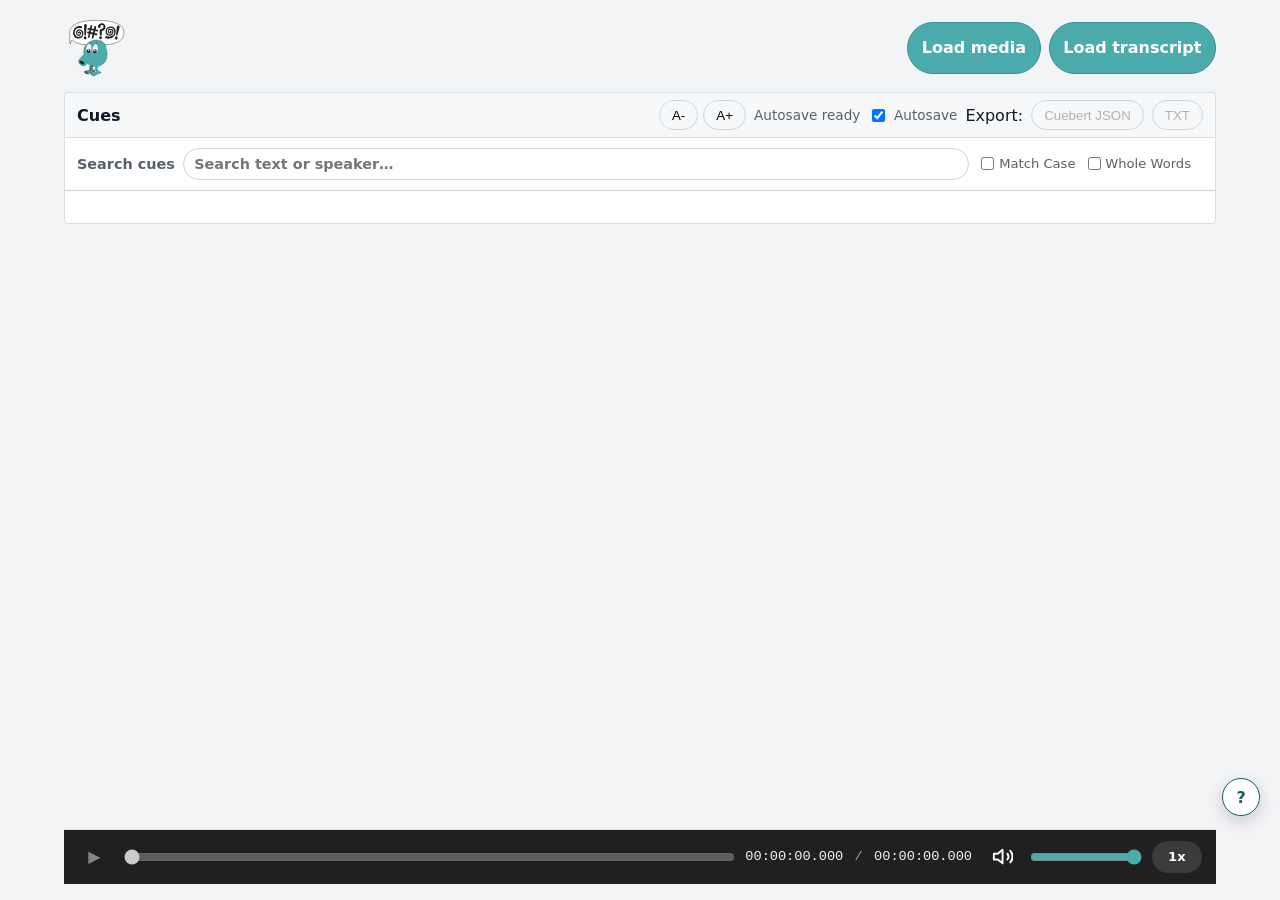
<file: cuebert/index.html>
<!doctype html>
<html lang="en">
<head>  
  <title>Cuebert</title>
  <meta charset="UTF-8">
  <meta name="viewport" content="width=device-width">
  <link rel="stylesheet" href="cuebert.css">
  <link rel="icon" href="./icons/favicon.svg" type="image/svg+xml">
</head>
<body>

  <cue-bert id="demo"></cue-bert>

  <script type="module" defer>
    import { installCuebertLogger } from './app-logger.js'
    import { CueBert } from './CueBert.js'

    installCuebertLogger()
    window.cuebert = document.querySelector('cue-bert')
  </script>

</body>
</html>
</file>
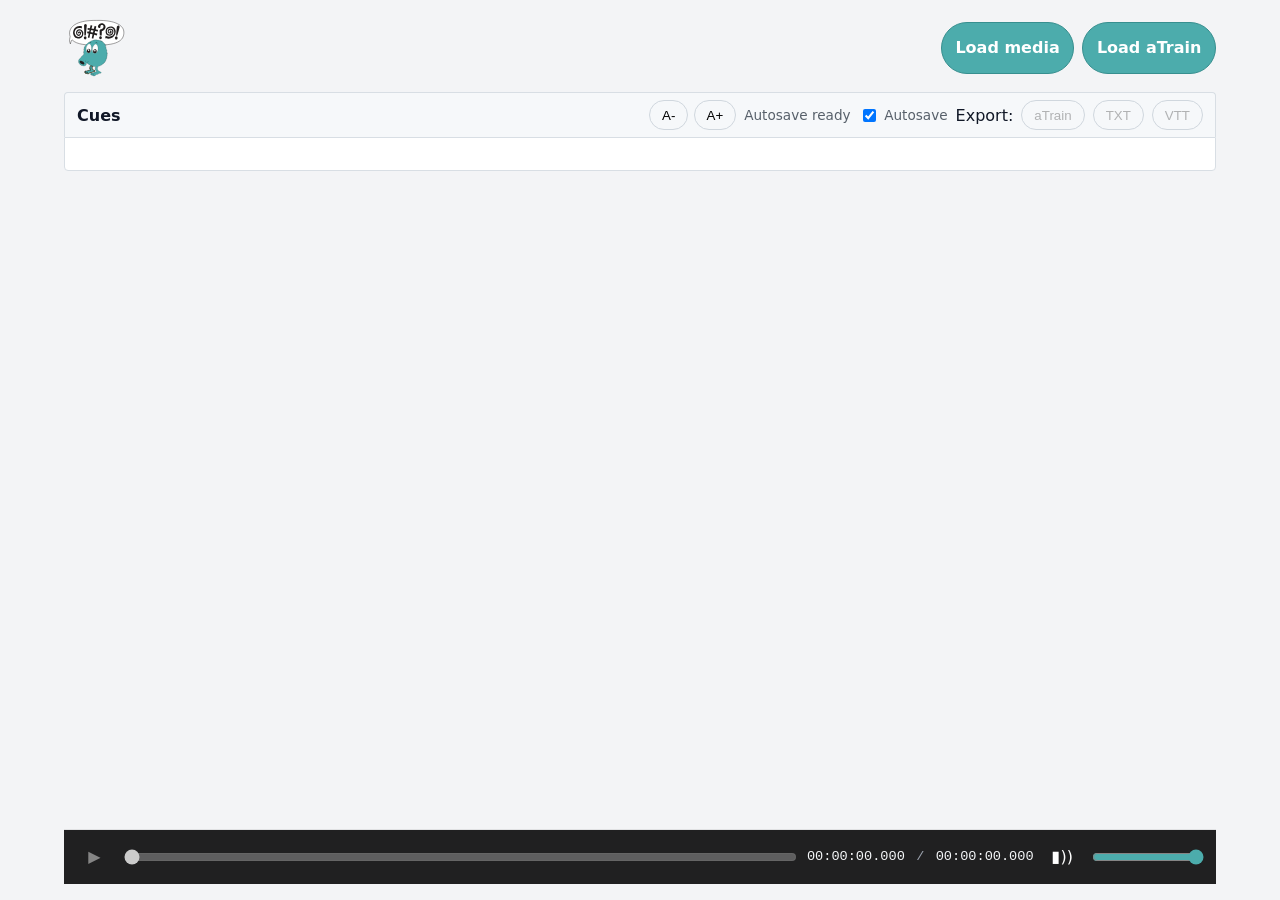
<file: subtitle-editor/index.html>
<!doctype html>
<html lang="en">
<head>  
  <title>Cuebert</title>
  <meta charset="UTF-8">
  <meta name="viewport" content="width=device-width">
  <link rel="stylesheet" href="subtitle-editor.css">
  <link rel="icon" href="favicon.svg" type="image/svg+xml">
</head>
<body>

  <subtitle-editor id="demo"></subtitle-editor>

  <script type="module" defer>
    import { SubtitleEditor } from './SubtitleEditor.js'

    window.subtitleEditor = document.querySelector('subtitle-editor')
  </script>

</body>
</html>
</file>
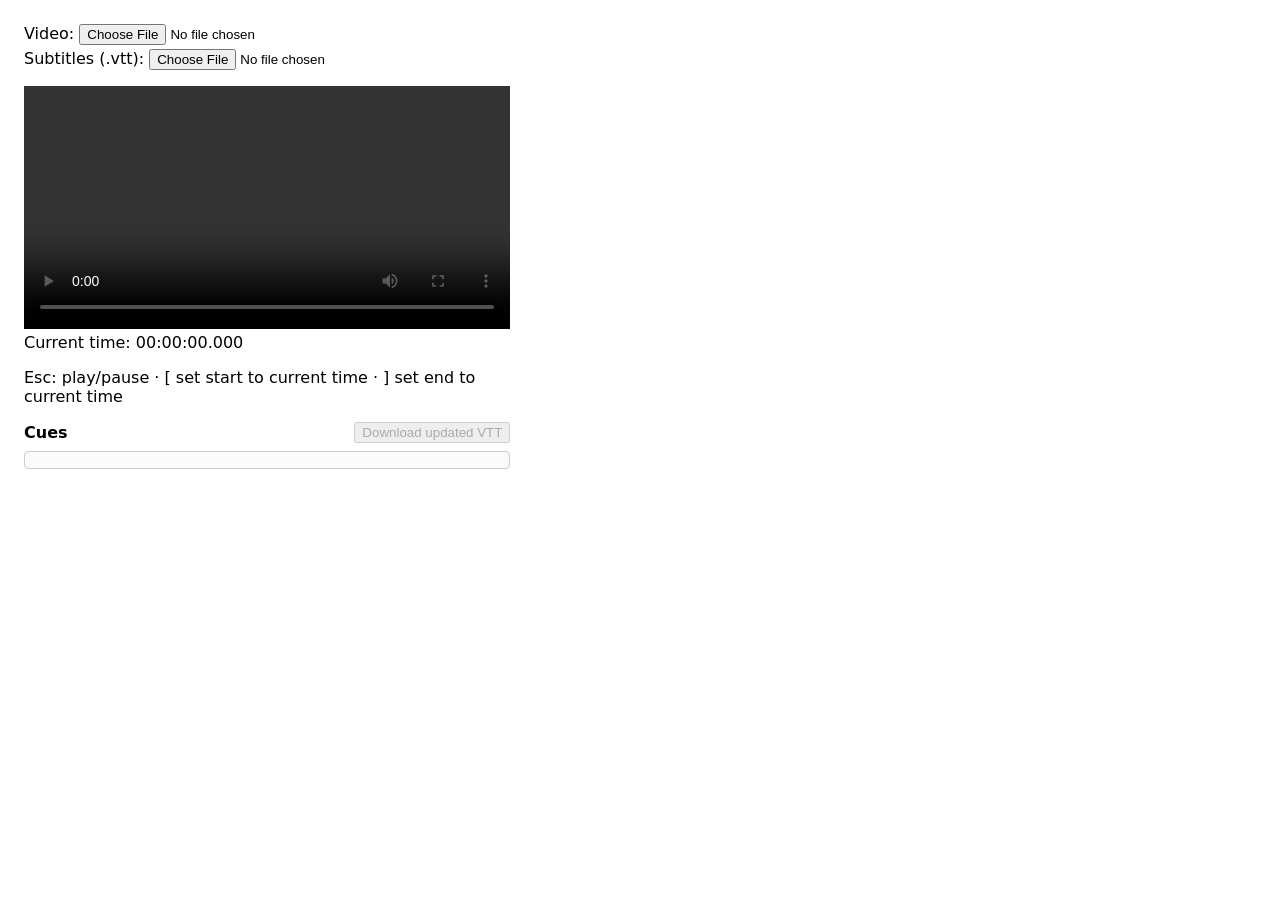
<file: subtitle-editor.html>
<!doctype html>
<html lang="en">
<head>  
  <title>&lt;subtitle-editor></title>
  <meta charset="UTF-8">
  <meta name="viewport" content="width=device-width">
  <link rel="stylesheet" href="subtitle-editor.css">
  <link rel="icon" href="data:image/svg+xml,<svg xmlns=%22http://www.w3.org/2000/svg%22/>">

</head>
<body>

    <subtitle-editor id="demo"></subtitle-editor>  

<script type="module" defer>
import {SubtitleEditor} from './SubtitleEditor.js'

window.subtitleEditor = document.querySelector('subtitle-editor')
</script>

</body>
</html>
</file>
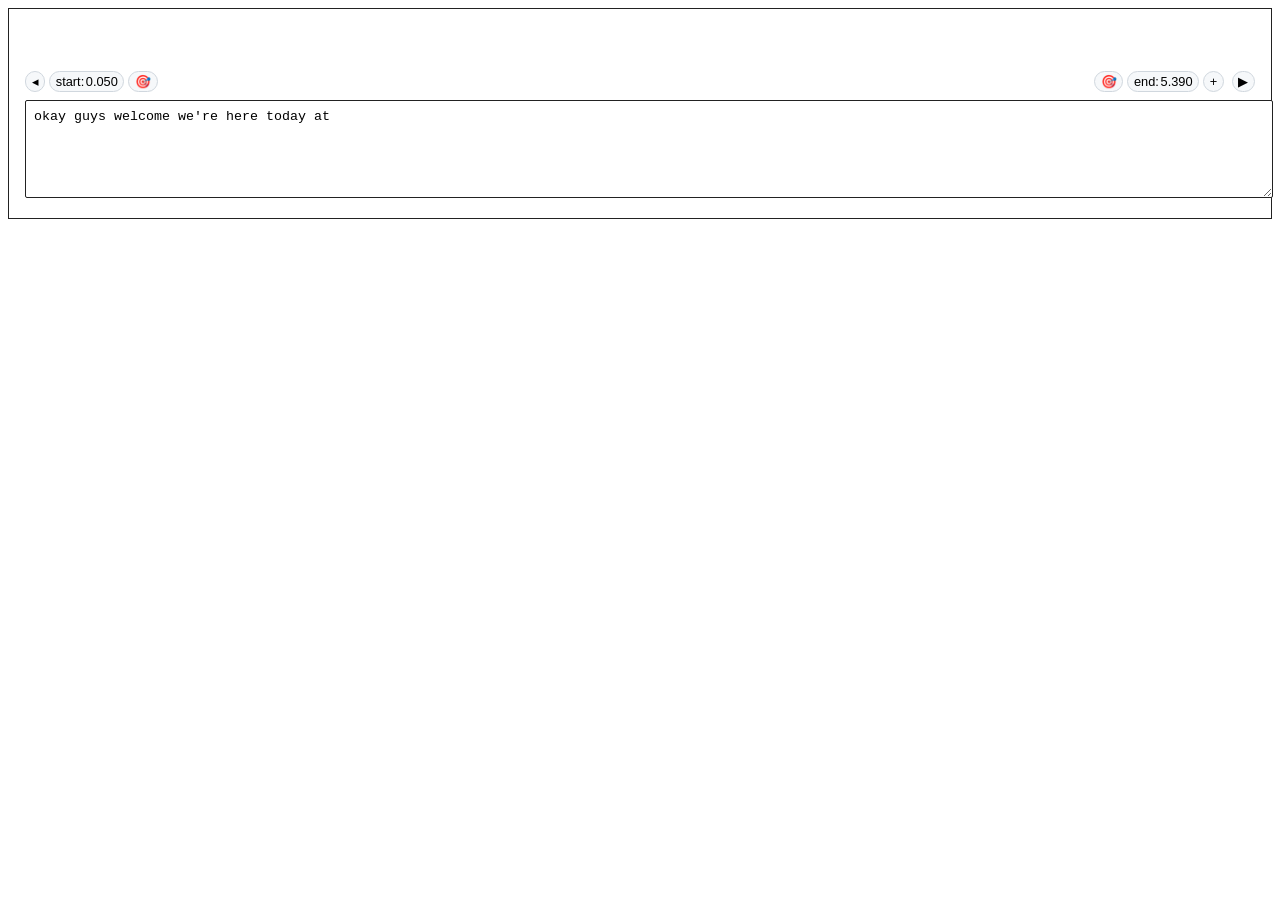
<file: cue-editor/cue-editor.html>
<!doctype html>
<html lang="en">
<head>  
  <title>&lt;cue-editor></title>
  <meta charset="UTF-8">
  <meta name="viewport" content="width=device-width">
  <link rel="stylesheet" href="cue-editor.css">
  <link rel="icon" href="data:image/svg+xml,<svg xmlns=%22http://www.w3.org/2000/svg%22/>">
</head>
<body>

  <cue-editor id="demo"></cue-editor>  

  <script type="module">
    import { CueEditor } from './CueEditor.js'

    const ce = document.getElementById('demo')

    // Optional: override default dummy data with your own test cue
    ce.data = {
      id: 1,
      start: 0.05,
      end: 5.39,
      text: "okay guys welcome we're here today at"
    }

    // Optional: hook up a real video element:
    // const video = document.querySelector('video')
    // ce.video = video
  </script>

</body>
</html>
</file>
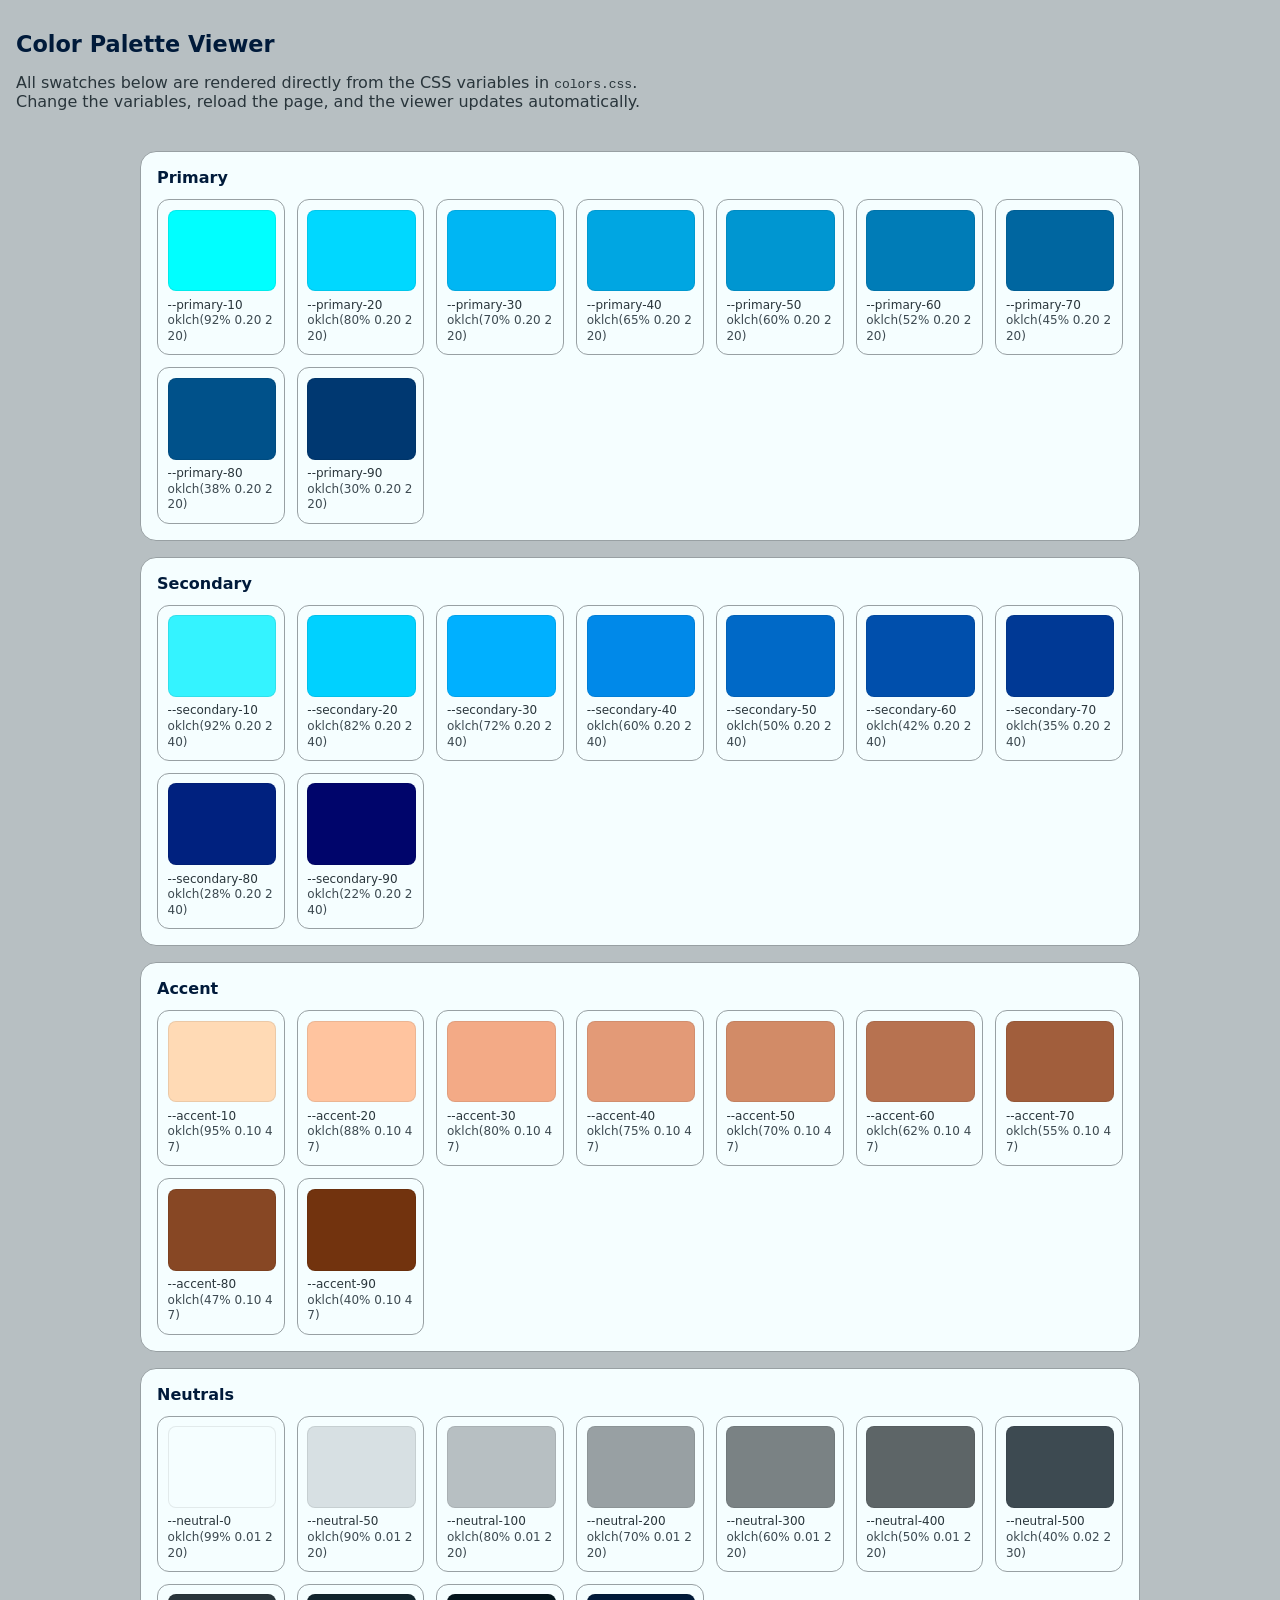
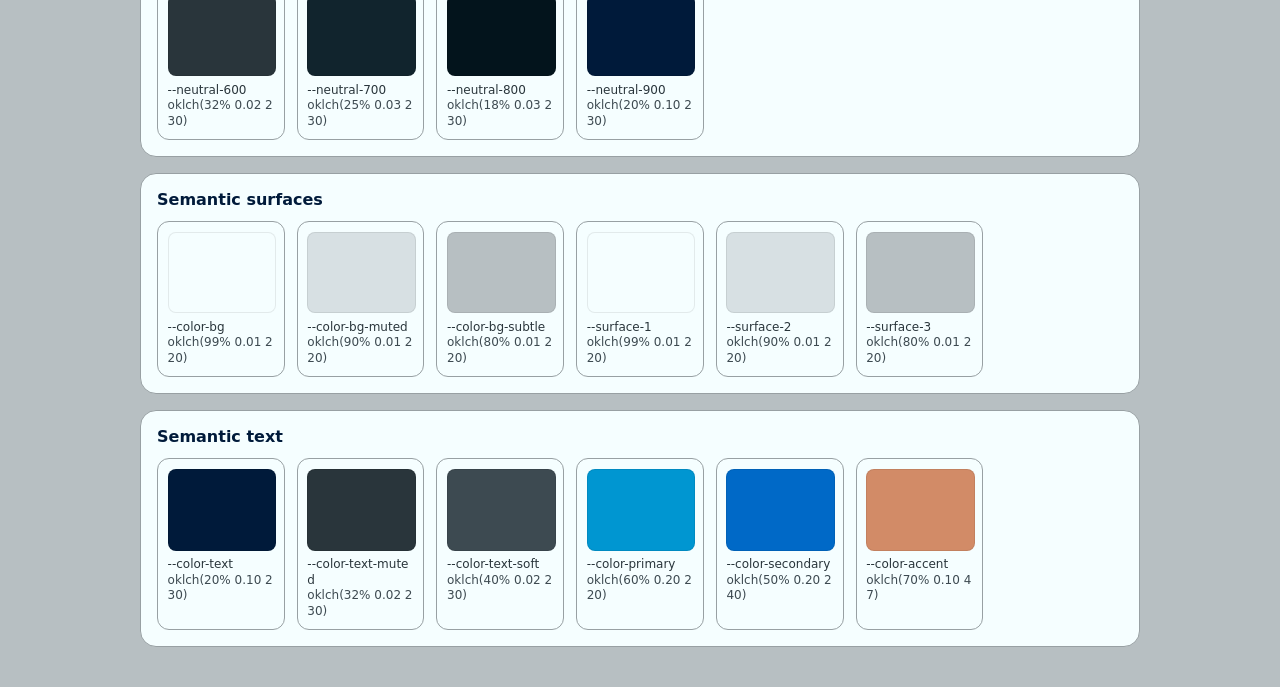
<file: cuebert/colors.html>
<!doctype html>
<html lang="en">
<head>
  <meta charset="utf-8" />
  <title>Color Palette Viewer</title>
  <meta name="viewport" content="width=device-width, initial-scale=1" />
  <link rel="stylesheet" href="colors.css">
</head>
<body>
  <main class="stack-md" style="padding: 1rem;">
    <h1 style="font-size: 1.4rem; margin-bottom: 0.5rem;">
      Color Palette Viewer
    </h1>
    <p class="text-muted" style="max-width: 40rem;">
      All swatches below are rendered directly from the CSS variables in <code>colors.css</code>.
      Change the variables, reload the page, and the viewer updates automatically.
    </p>

    <color-palette></color-palette>
  </main>

  <script type="module" src="ColorPalette.js"></script>
</body>
</html>
</file>
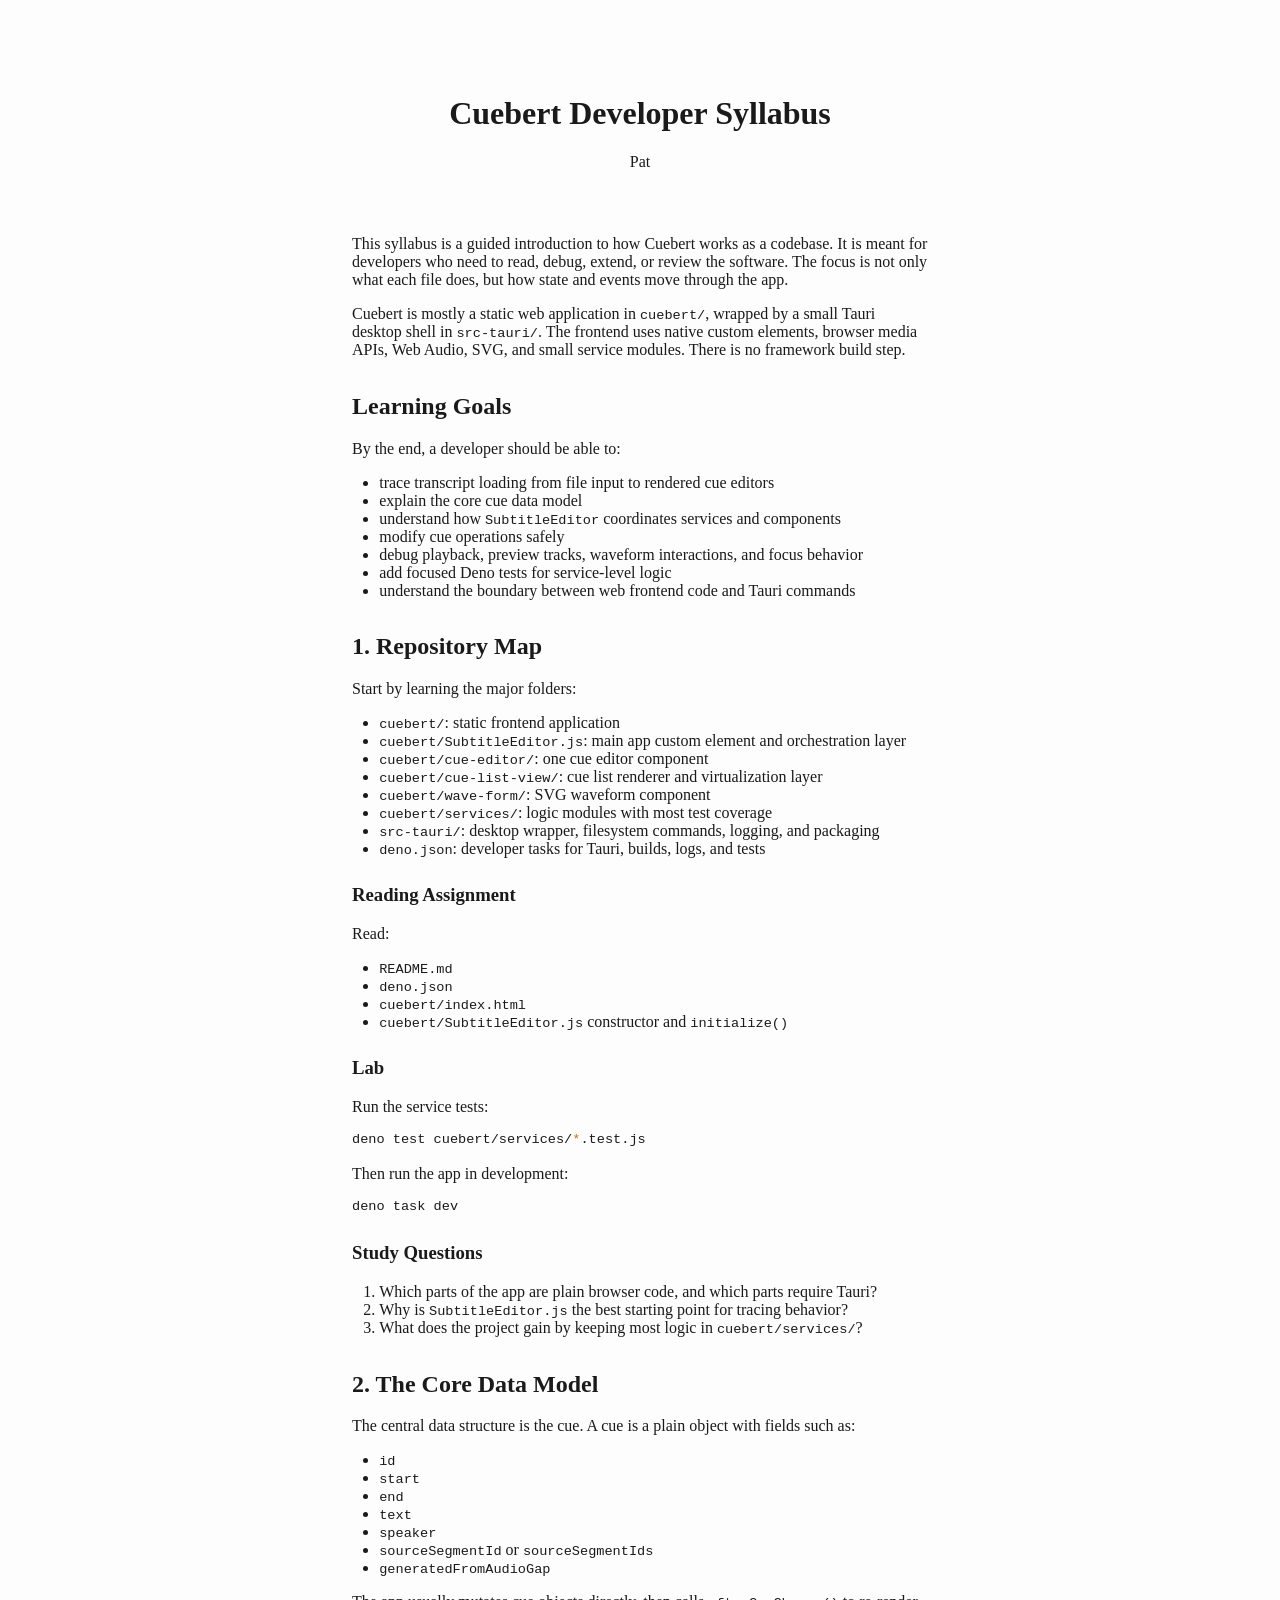
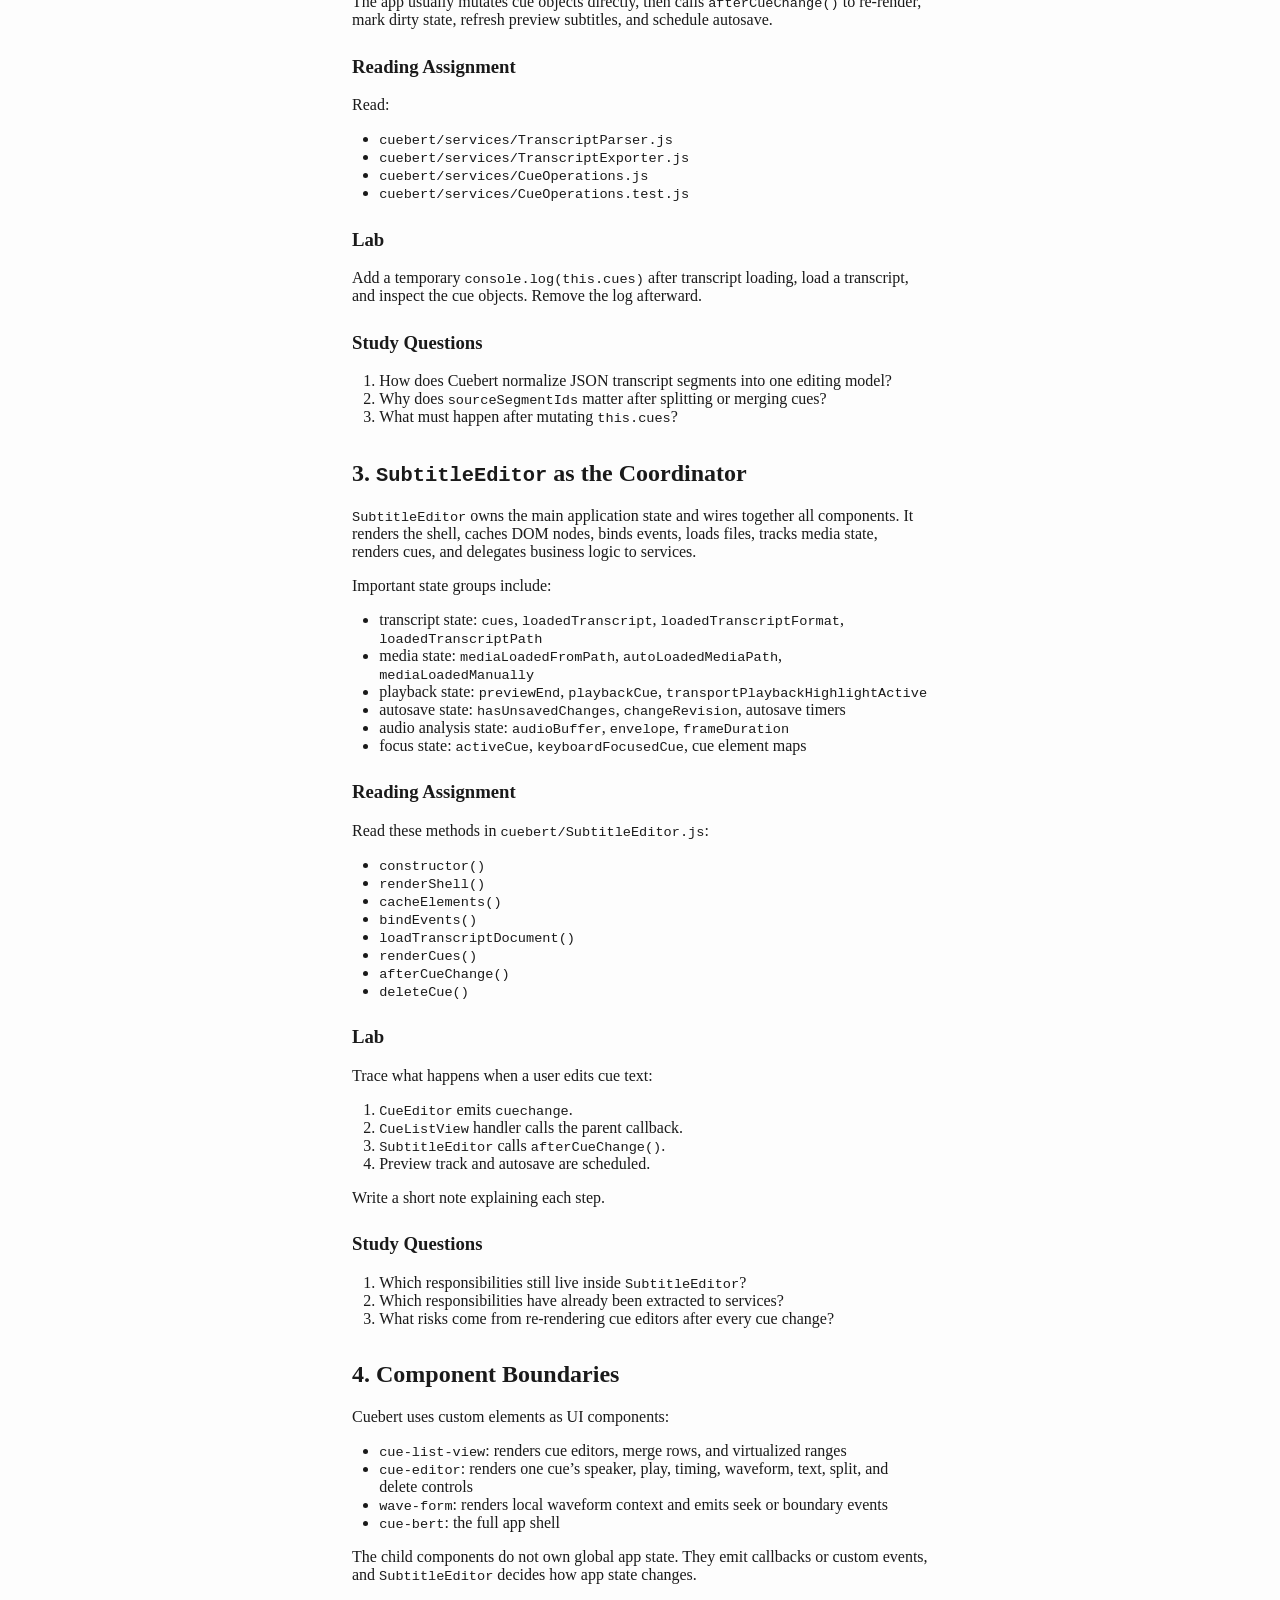
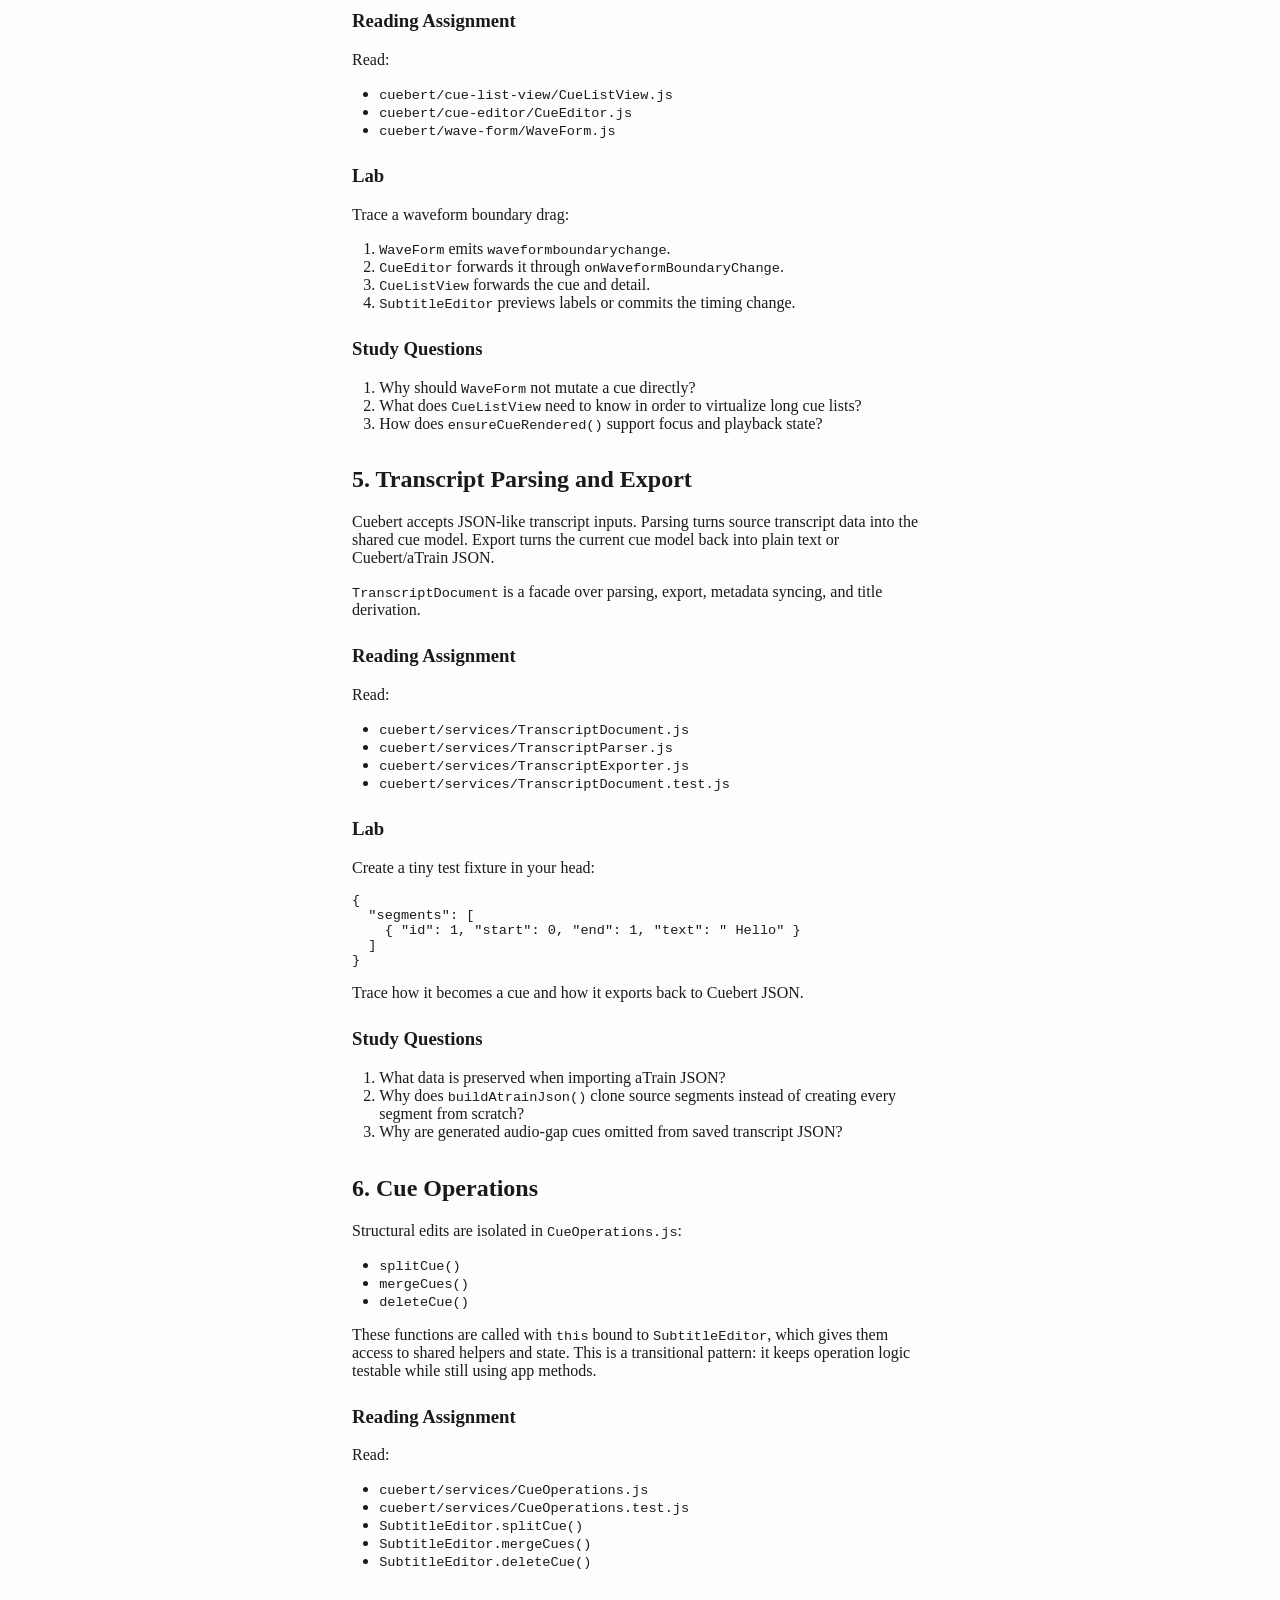
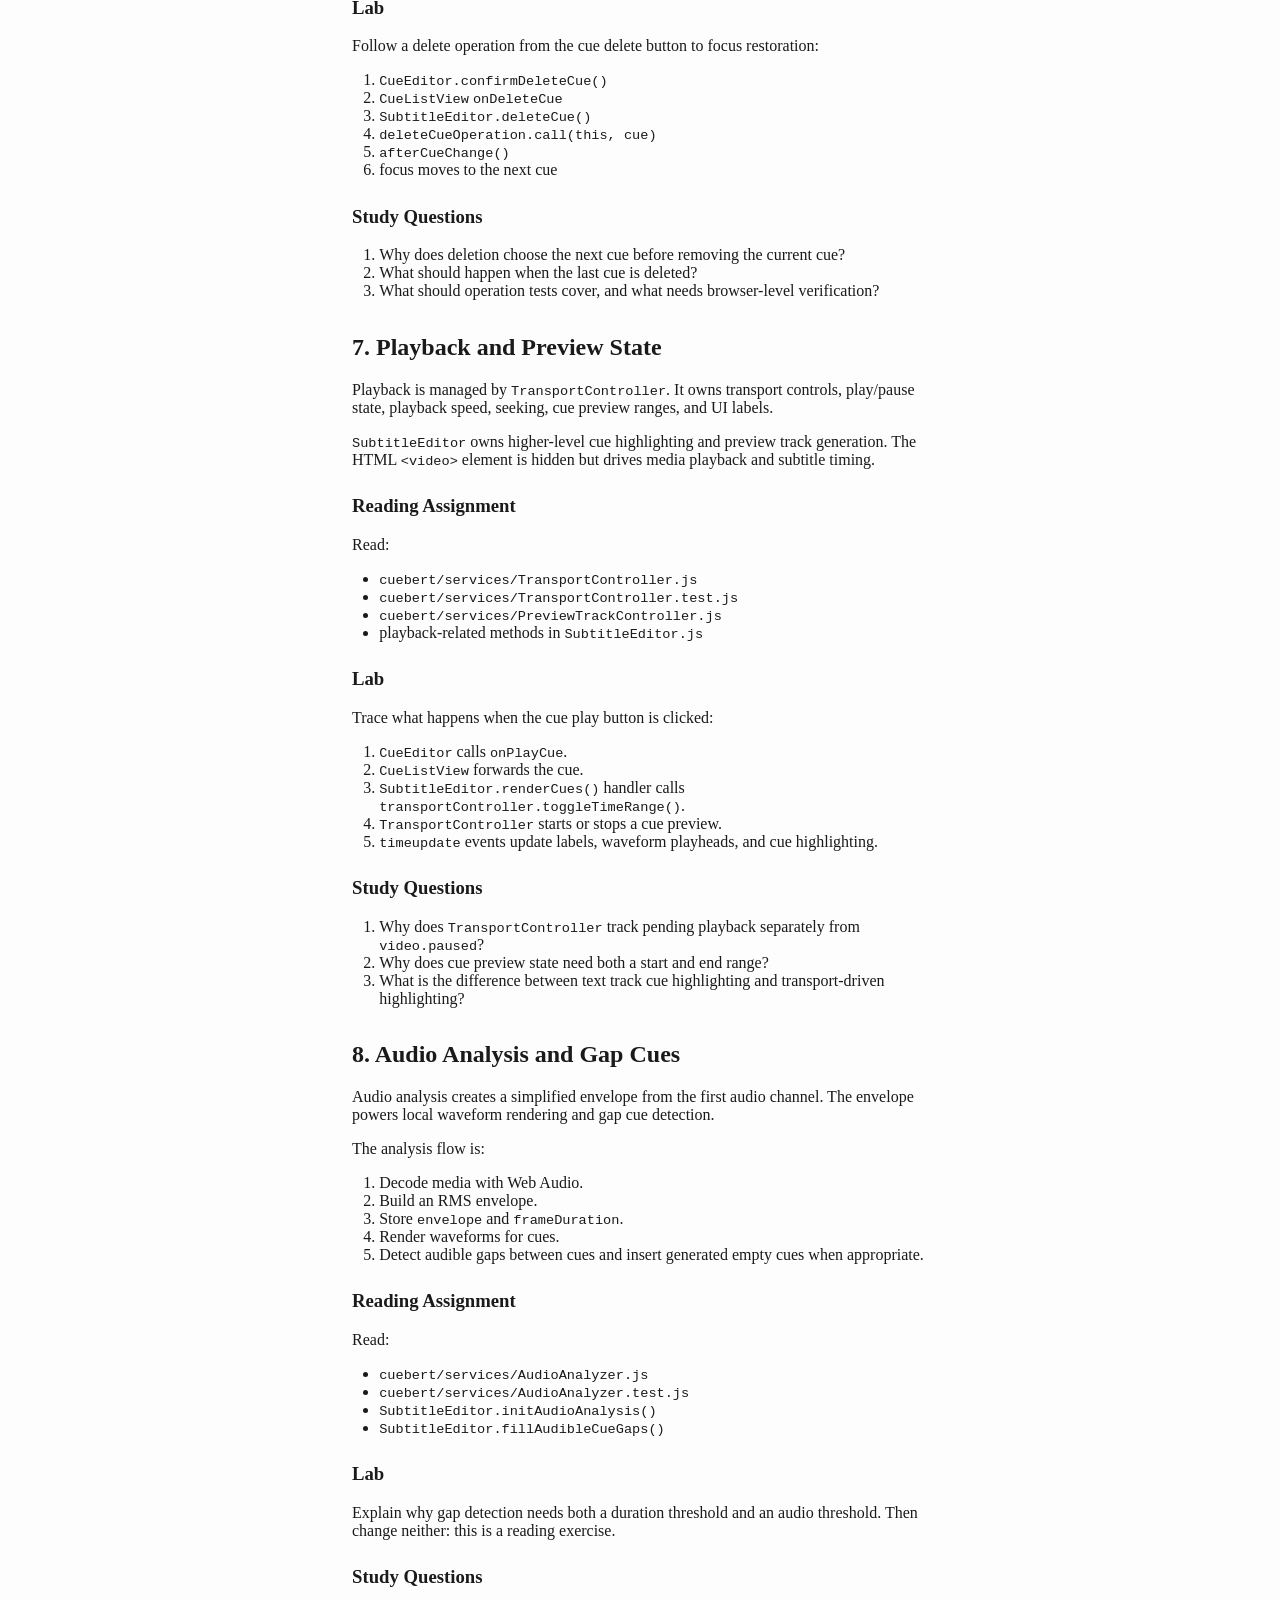
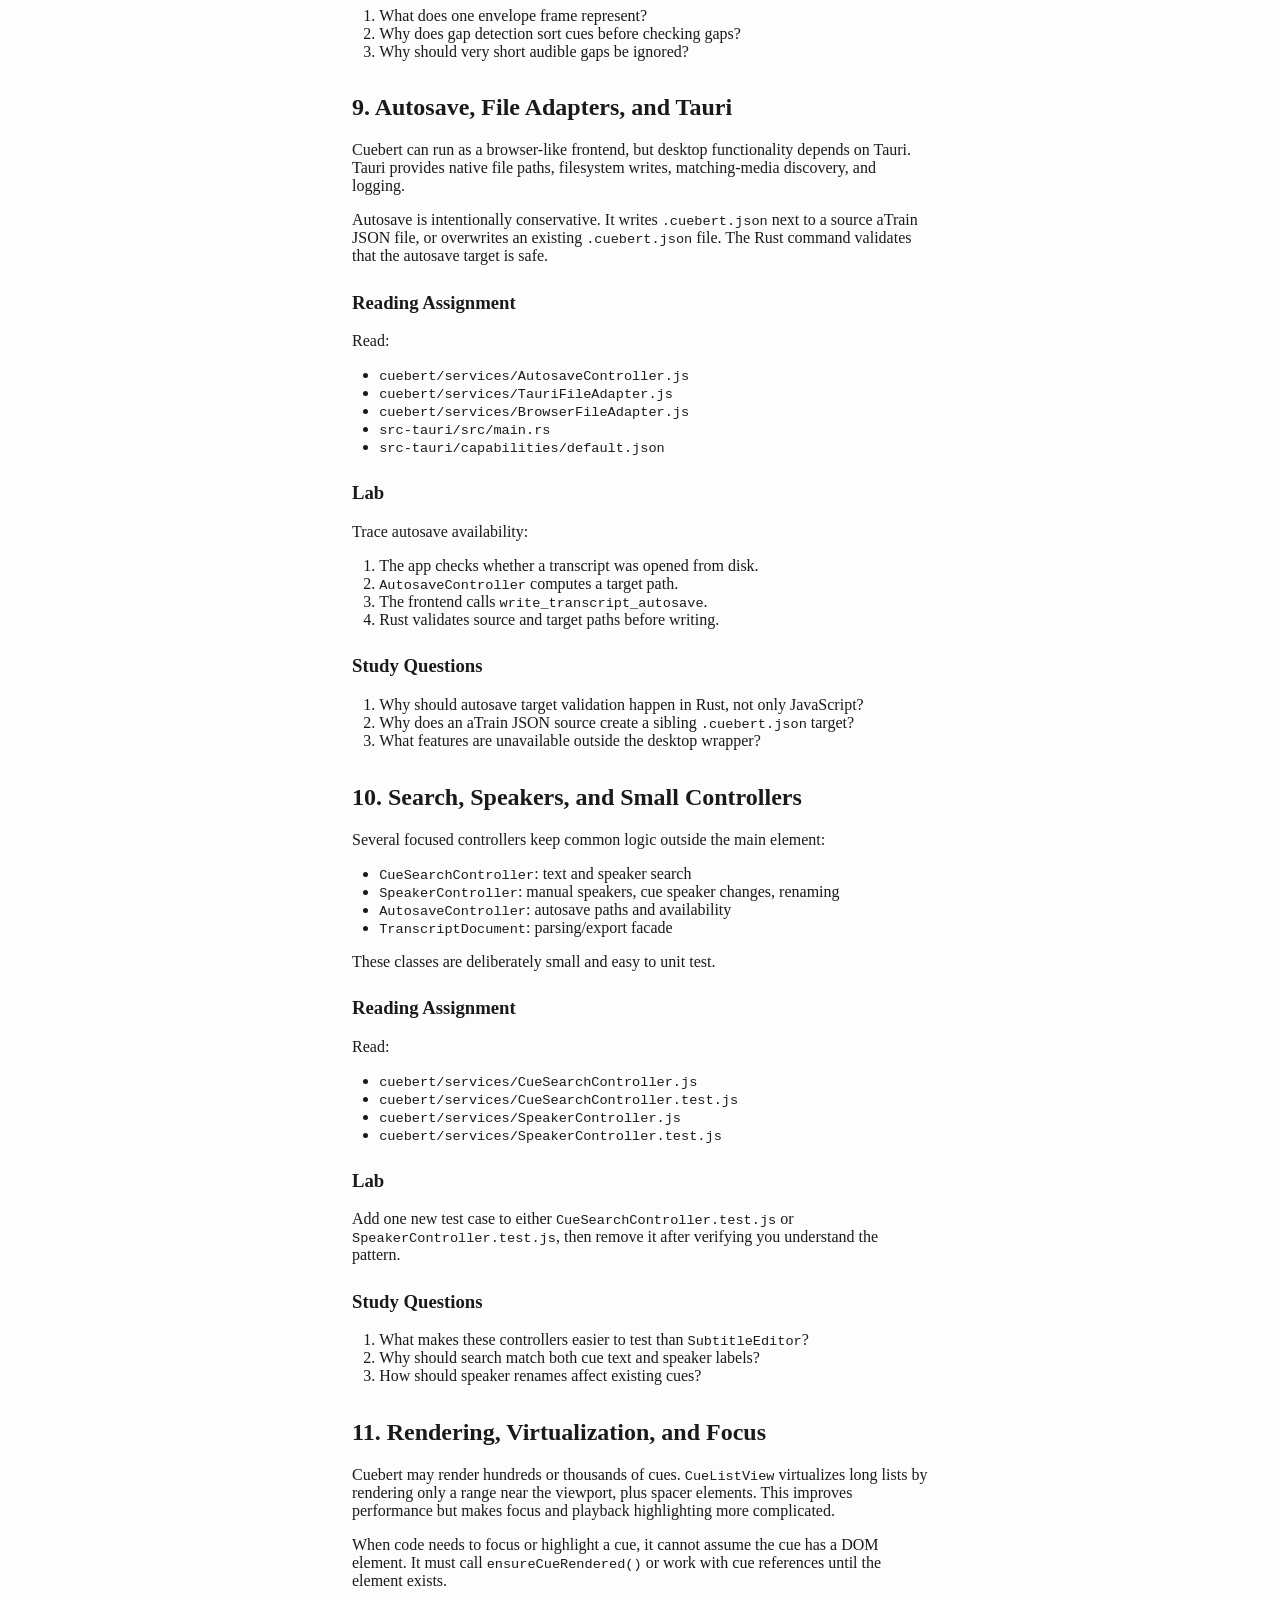
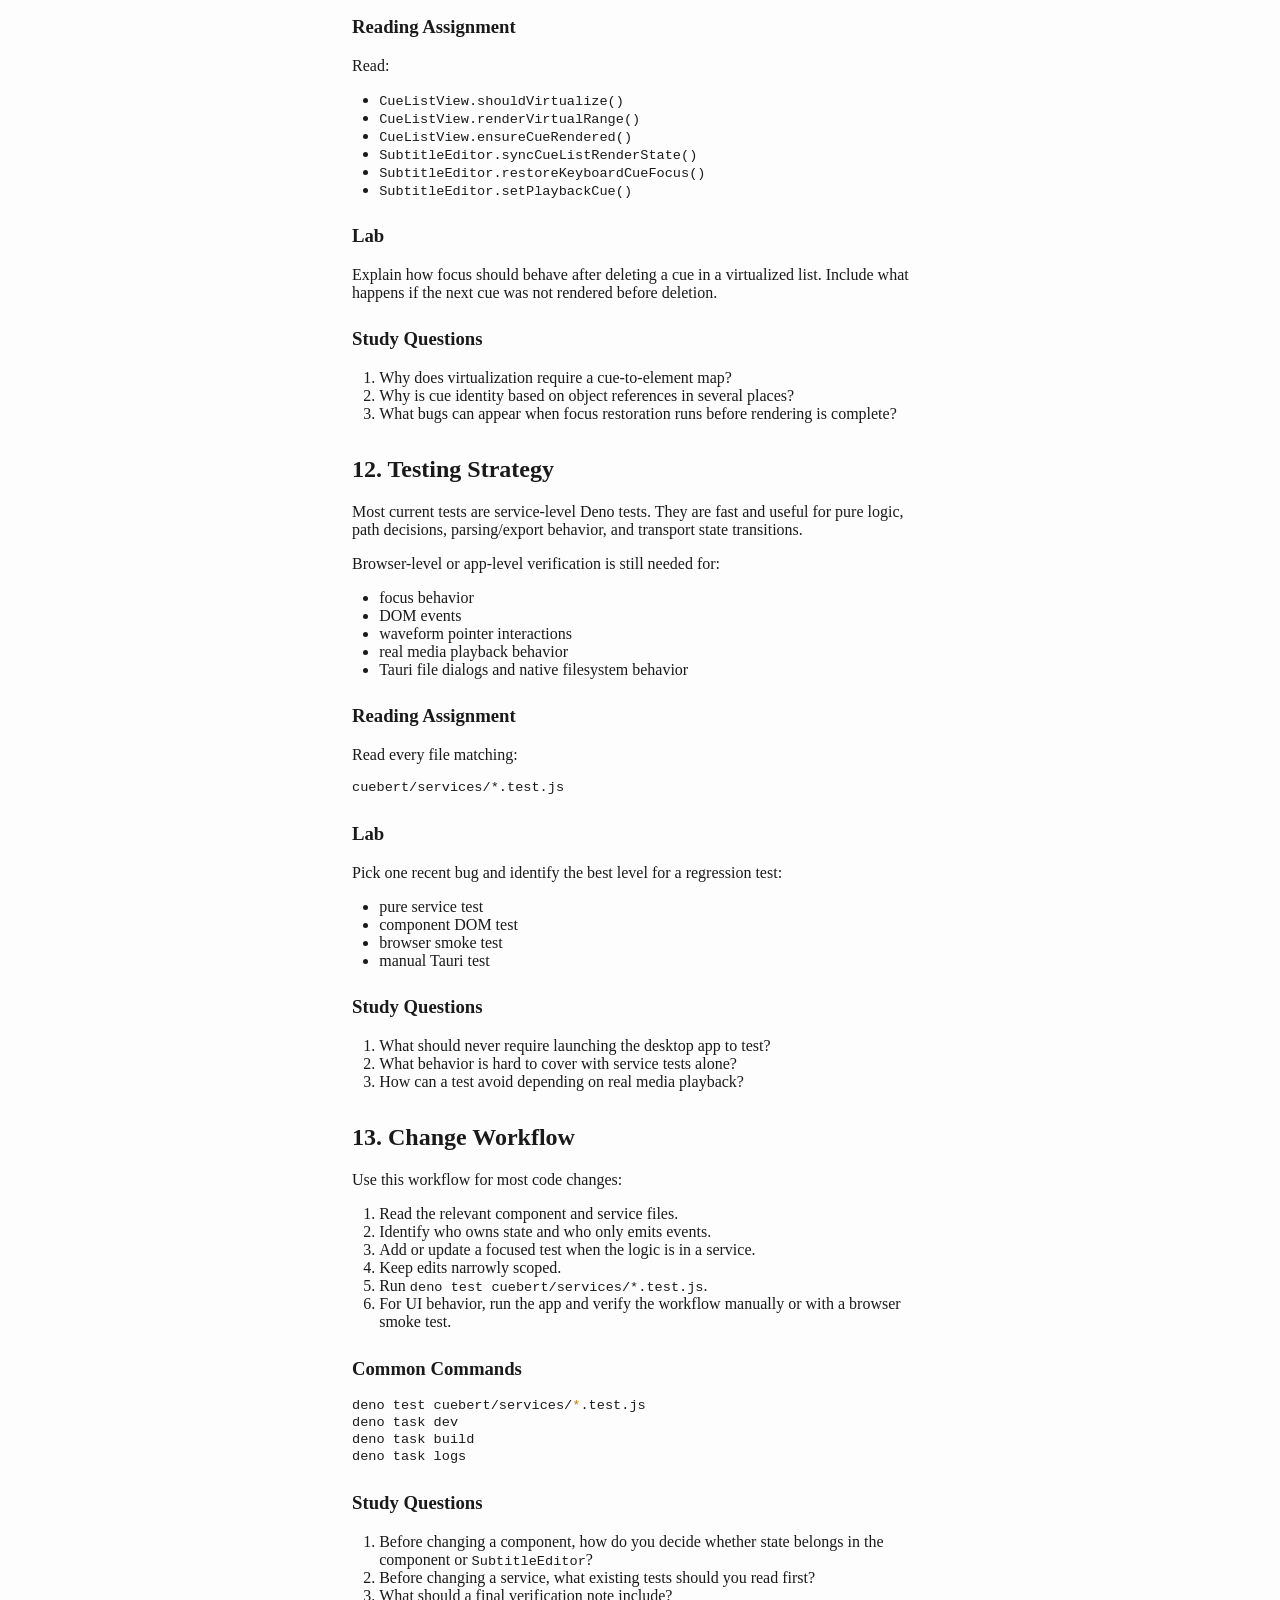
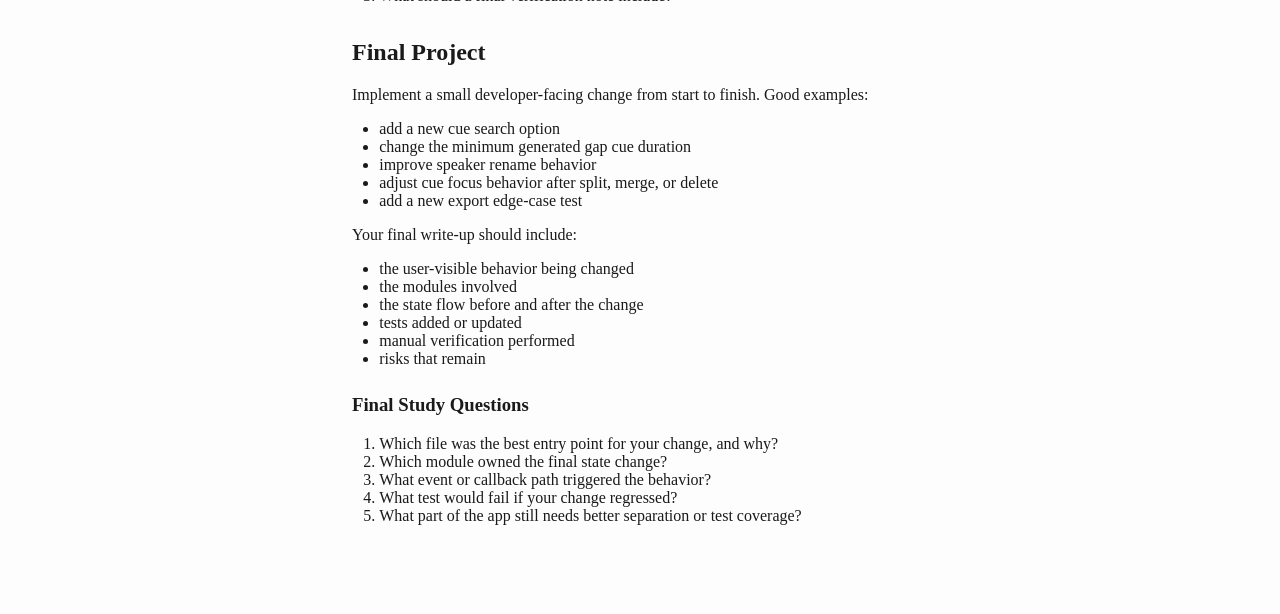
<file: docs/syllabus.html>
<!DOCTYPE html>
<html xmlns="http://www.w3.org/1999/xhtml" lang="" xml:lang="">
<head>
  <meta charset="utf-8" />
  <meta name="generator" content="pandoc" />
  <meta name="viewport" content="width=device-width, initial-scale=1.0, user-scalable=yes" />
  <meta name="author" content="Pat" />
  <title>Cuebert Developer Syllabus</title>
  <style>
    html {
      color: #1a1a1a;
      background-color: #fdfdfd;
    }
    body {
      margin: 0 auto;
      max-width: 36em;
      padding-left: 50px;
      padding-right: 50px;
      padding-top: 50px;
      padding-bottom: 50px;
      hyphens: auto;
      overflow-wrap: break-word;
      text-rendering: optimizeLegibility;
      font-kerning: normal;
    }
    @media (max-width: 600px) {
      body {
        font-size: 0.9em;
        padding: 12px;
      }
      h1 {
        font-size: 1.8em;
      }
    }
    @media print {
      html {
        background-color: white;
      }
      body {
        background-color: transparent;
        color: black;
        font-size: 12pt;
      }
      p, h2, h3 {
        orphans: 3;
        widows: 3;
      }
      h2, h3, h4 {
        page-break-after: avoid;
      }
    }
    p {
      margin: 1em 0;
    }
    a {
      color: #1a1a1a;
    }
    a:visited {
      color: #1a1a1a;
    }
    img {
      max-width: 100%;
    }
    svg {
      height: auto;
      max-width: 100%;
    }
    h1, h2, h3, h4, h5, h6 {
      margin-top: 1.4em;
    }
    h5, h6 {
      font-size: 1em;
      font-style: italic;
    }
    h6 {
      font-weight: normal;
    }
    ol, ul {
      padding-left: 1.7em;
      margin-top: 1em;
    }
    li > ol, li > ul {
      margin-top: 0;
    }
    blockquote {
      margin: 1em 0 1em 1.7em;
      padding-left: 1em;
      border-left: 2px solid #e6e6e6;
      color: #606060;
    }
    code {
      font-family: Menlo, Monaco, Consolas, 'Lucida Console', monospace;
      font-size: 85%;
      margin: 0;
      hyphens: manual;
    }
    pre {
      margin: 1em 0;
      overflow: auto;
    }
    pre code {
      padding: 0;
      overflow: visible;
      overflow-wrap: normal;
    }
    .sourceCode {
     background-color: transparent;
     overflow: visible;
    }
    hr {
      background-color: #1a1a1a;
      border: none;
      height: 1px;
      margin: 1em 0;
    }
    table {
      margin: 1em 0;
      border-collapse: collapse;
      width: 100%;
      overflow-x: auto;
      display: block;
      font-variant-numeric: lining-nums tabular-nums;
    }
    table caption {
      margin-bottom: 0.75em;
    }
    tbody {
      margin-top: 0.5em;
      border-top: 1px solid #1a1a1a;
      border-bottom: 1px solid #1a1a1a;
    }
    th {
      border-top: 1px solid #1a1a1a;
      padding: 0.25em 0.5em 0.25em 0.5em;
    }
    td {
      padding: 0.125em 0.5em 0.25em 0.5em;
    }
    header {
      margin-bottom: 4em;
      text-align: center;
    }
    #TOC li {
      list-style: none;
    }
    #TOC ul {
      padding-left: 1.3em;
    }
    #TOC > ul {
      padding-left: 0;
    }
    #TOC a:not(:hover) {
      text-decoration: none;
    }
    code{white-space: pre-wrap;}
    span.smallcaps{font-variant: small-caps;}
    div.columns{display: flex; gap: min(4vw, 1.5em);}
    div.column{flex: auto; overflow-x: auto;}
    div.hanging-indent{margin-left: 1.5em; text-indent: -1.5em;}
    /* The extra [class] is a hack that increases specificity enough to
       override a similar rule in reveal.js */
    ul.task-list[class]{list-style: none;}
    ul.task-list li input[type="checkbox"] {
      font-size: inherit;
      width: 0.8em;
      margin: 0 0.8em 0.2em -1.6em;
      vertical-align: middle;
    }
    .display.math{display: block; text-align: center; margin: 0.5rem auto;}
    /* CSS for syntax highlighting */
    html { -webkit-text-size-adjust: 100%; }
    pre > code.sourceCode { white-space: pre; position: relative; }
    pre > code.sourceCode > span { display: inline-block; line-height: 1.25; }
    pre > code.sourceCode > span:empty { height: 1.2em; }
    .sourceCode { overflow: visible; }
    code.sourceCode > span { color: inherit; text-decoration: inherit; }
    div.sourceCode { margin: 1em 0; }
    pre.sourceCode { margin: 0; }
    @media screen {
    div.sourceCode { overflow: auto; }
    }
    @media print {
    pre > code.sourceCode { white-space: pre-wrap; }
    pre > code.sourceCode > span { text-indent: -5em; padding-left: 5em; }
    }
    pre.numberSource code
      { counter-reset: source-line 0; }
    pre.numberSource code > span
      { position: relative; left: -4em; counter-increment: source-line; }
    pre.numberSource code > span > a:first-child::before
      { content: counter(source-line);
        position: relative; left: -1em; text-align: right; vertical-align: baseline;
        border: none; display: inline-block;
        -webkit-touch-callout: none; -webkit-user-select: none;
        -khtml-user-select: none; -moz-user-select: none;
        -ms-user-select: none; user-select: none;
        padding: 0 4px; width: 4em;
        color: #aaaaaa;
      }
    pre.numberSource { margin-left: 3em; border-left: 1px solid #aaaaaa;  padding-left: 4px; }
    div.sourceCode
      {   }
    @media screen {
    pre > code.sourceCode > span > a:first-child::before { text-decoration: underline; }
    }
    code span.al { color: #ff0000; font-weight: bold; } /* Alert */
    code span.an { color: #60a0b0; font-weight: bold; font-style: italic; } /* Annotation */
    code span.at { color: #7d9029; } /* Attribute */
    code span.bn { color: #40a070; } /* BaseN */
    code span.bu { color: #008000; } /* BuiltIn */
    code span.cf { color: #007020; font-weight: bold; } /* ControlFlow */
    code span.ch { color: #4070a0; } /* Char */
    code span.cn { color: #880000; } /* Constant */
    code span.co { color: #60a0b0; font-style: italic; } /* Comment */
    code span.cv { color: #60a0b0; font-weight: bold; font-style: italic; } /* CommentVar */
    code span.do { color: #ba2121; font-style: italic; } /* Documentation */
    code span.dt { color: #902000; } /* DataType */
    code span.dv { color: #40a070; } /* DecVal */
    code span.er { color: #ff0000; font-weight: bold; } /* Error */
    code span.ex { } /* Extension */
    code span.fl { color: #40a070; } /* Float */
    code span.fu { color: #06287e; } /* Function */
    code span.im { color: #008000; font-weight: bold; } /* Import */
    code span.in { color: #60a0b0; font-weight: bold; font-style: italic; } /* Information */
    code span.kw { color: #007020; font-weight: bold; } /* Keyword */
    code span.op { color: #666666; } /* Operator */
    code span.ot { color: #007020; } /* Other */
    code span.pp { color: #bc7a00; } /* Preprocessor */
    code span.sc { color: #4070a0; } /* SpecialChar */
    code span.ss { color: #bb6688; } /* SpecialString */
    code span.st { color: #4070a0; } /* String */
    code span.va { color: #19177c; } /* Variable */
    code span.vs { color: #4070a0; } /* VerbatimString */
    code span.wa { color: #60a0b0; font-weight: bold; font-style: italic; } /* Warning */
  </style>
</head>
<body>
<header id="title-block-header">
<h1 class="title">Cuebert Developer Syllabus</h1>
<p class="author">Pat</p>
</header>
<p>This syllabus is a guided introduction to how Cuebert works as a
codebase. It is meant for developers who need to read, debug, extend, or
review the software. The focus is not only what each file does, but how
state and events move through the app.</p>
<p>Cuebert is mostly a static web application in <code>cuebert/</code>,
wrapped by a small Tauri desktop shell in <code>src-tauri/</code>. The
frontend uses native custom elements, browser media APIs, Web Audio,
SVG, and small service modules. There is no framework build step.</p>
<h2 id="learning-goals">Learning Goals</h2>
<p>By the end, a developer should be able to:</p>
<ul>
<li>trace transcript loading from file input to rendered cue
editors</li>
<li>explain the core cue data model</li>
<li>understand how <code>SubtitleEditor</code> coordinates services and
components</li>
<li>modify cue operations safely</li>
<li>debug playback, preview tracks, waveform interactions, and focus
behavior</li>
<li>add focused Deno tests for service-level logic</li>
<li>understand the boundary between web frontend code and Tauri
commands</li>
</ul>
<h2 id="repository-map">1. Repository Map</h2>
<p>Start by learning the major folders:</p>
<ul>
<li><code>cuebert/</code>: static frontend application</li>
<li><code>cuebert/SubtitleEditor.js</code>: main app custom element and
orchestration layer</li>
<li><code>cuebert/cue-editor/</code>: one cue editor component</li>
<li><code>cuebert/cue-list-view/</code>: cue list renderer and
virtualization layer</li>
<li><code>cuebert/wave-form/</code>: SVG waveform component</li>
<li><code>cuebert/services/</code>: logic modules with most test
coverage</li>
<li><code>src-tauri/</code>: desktop wrapper, filesystem commands,
logging, and packaging</li>
<li><code>deno.json</code>: developer tasks for Tauri, builds, logs, and
tests</li>
</ul>
<h3 id="reading-assignment">Reading Assignment</h3>
<p>Read:</p>
<ul>
<li><code>README.md</code></li>
<li><code>deno.json</code></li>
<li><code>cuebert/index.html</code></li>
<li><code>cuebert/SubtitleEditor.js</code> constructor and
<code>initialize()</code></li>
</ul>
<h3 id="lab">Lab</h3>
<p>Run the service tests:</p>
<div class="sourceCode" id="cb1"><pre class="sourceCode sh"><code class="sourceCode bash"><span id="cb1-1"><a href="#cb1-1" aria-hidden="true" tabindex="-1"></a><span class="ex">deno</span> test cuebert/services/<span class="pp">*</span>.test.js</span></code></pre></div>
<p>Then run the app in development:</p>
<div class="sourceCode" id="cb2"><pre class="sourceCode sh"><code class="sourceCode bash"><span id="cb2-1"><a href="#cb2-1" aria-hidden="true" tabindex="-1"></a><span class="ex">deno</span> task dev</span></code></pre></div>
<h3 id="study-questions">Study Questions</h3>
<ol type="1">
<li>Which parts of the app are plain browser code, and which parts
require Tauri?</li>
<li>Why is <code>SubtitleEditor.js</code> the best starting point for
tracing behavior?</li>
<li>What does the project gain by keeping most logic in
<code>cuebert/services/</code>?</li>
</ol>
<h2 id="the-core-data-model">2. The Core Data Model</h2>
<p>The central data structure is the cue. A cue is a plain object with
fields such as:</p>
<ul>
<li><code>id</code></li>
<li><code>start</code></li>
<li><code>end</code></li>
<li><code>text</code></li>
<li><code>speaker</code></li>
<li><code>sourceSegmentId</code> or <code>sourceSegmentIds</code></li>
<li><code>generatedFromAudioGap</code></li>
</ul>
<p>The app usually mutates cue objects directly, then calls
<code>afterCueChange()</code> to re-render, mark dirty state, refresh
preview subtitles, and schedule autosave.</p>
<h3 id="reading-assignment-1">Reading Assignment</h3>
<p>Read:</p>
<ul>
<li><code>cuebert/services/TranscriptParser.js</code></li>
<li><code>cuebert/services/TranscriptExporter.js</code></li>
<li><code>cuebert/services/CueOperations.js</code></li>
<li><code>cuebert/services/CueOperations.test.js</code></li>
</ul>
<h3 id="lab-1">Lab</h3>
<p>Add a temporary <code>console.log(this.cues)</code> after transcript
loading, load a transcript, and inspect the cue objects. Remove the log
afterward.</p>
<h3 id="study-questions-1">Study Questions</h3>
<ol type="1">
<li>How does Cuebert normalize JSON transcript segments into one editing model?</li>
<li>Why does <code>sourceSegmentIds</code> matter after splitting or
merging cues?</li>
<li>What must happen after mutating <code>this.cues</code>?</li>
</ol>
<h2 id="subtitleeditor-as-the-coordinator">3.
<code>SubtitleEditor</code> as the Coordinator</h2>
<p><code>SubtitleEditor</code> owns the main application state and wires
together all components. It renders the shell, caches DOM nodes, binds
events, loads files, tracks media state, renders cues, and delegates
business logic to services.</p>
<p>Important state groups include:</p>
<ul>
<li>transcript state: <code>cues</code>, <code>loadedTranscript</code>,
<code>loadedTranscriptFormat</code>,
<code>loadedTranscriptPath</code></li>
<li>media state: <code>mediaLoadedFromPath</code>,
<code>autoLoadedMediaPath</code>, <code>mediaLoadedManually</code></li>
<li>playback state: <code>previewEnd</code>, <code>playbackCue</code>,
<code>transportPlaybackHighlightActive</code></li>
<li>autosave state: <code>hasUnsavedChanges</code>,
<code>changeRevision</code>, autosave timers</li>
<li>audio analysis state: <code>audioBuffer</code>,
<code>envelope</code>, <code>frameDuration</code></li>
<li>focus state: <code>activeCue</code>,
<code>keyboardFocusedCue</code>, cue element maps</li>
</ul>
<h3 id="reading-assignment-2">Reading Assignment</h3>
<p>Read these methods in <code>cuebert/SubtitleEditor.js</code>:</p>
<ul>
<li><code>constructor()</code></li>
<li><code>renderShell()</code></li>
<li><code>cacheElements()</code></li>
<li><code>bindEvents()</code></li>
<li><code>loadTranscriptDocument()</code></li>
<li><code>renderCues()</code></li>
<li><code>afterCueChange()</code></li>
<li><code>deleteCue()</code></li>
</ul>
<h3 id="lab-2">Lab</h3>
<p>Trace what happens when a user edits cue text:</p>
<ol type="1">
<li><code>CueEditor</code> emits <code>cuechange</code>.</li>
<li><code>CueListView</code> handler calls the parent callback.</li>
<li><code>SubtitleEditor</code> calls
<code>afterCueChange()</code>.</li>
<li>Preview track and autosave are scheduled.</li>
</ol>
<p>Write a short note explaining each step.</p>
<h3 id="study-questions-2">Study Questions</h3>
<ol type="1">
<li>Which responsibilities still live inside
<code>SubtitleEditor</code>?</li>
<li>Which responsibilities have already been extracted to services?</li>
<li>What risks come from re-rendering cue editors after every cue
change?</li>
</ol>
<h2 id="component-boundaries">4. Component Boundaries</h2>
<p>Cuebert uses custom elements as UI components:</p>
<ul>
<li><code>cue-list-view</code>: renders cue editors, merge rows, and
virtualized ranges</li>
<li><code>cue-editor</code>: renders one cue’s speaker, play, timing,
waveform, text, split, and delete controls</li>
<li><code>wave-form</code>: renders local waveform context and emits
seek or boundary events</li>
<li><code>cue-bert</code>: the full app shell</li>
</ul>
<p>The child components do not own global app state. They emit callbacks
or custom events, and <code>SubtitleEditor</code> decides how app state
changes.</p>
<h3 id="reading-assignment-3">Reading Assignment</h3>
<p>Read:</p>
<ul>
<li><code>cuebert/cue-list-view/CueListView.js</code></li>
<li><code>cuebert/cue-editor/CueEditor.js</code></li>
<li><code>cuebert/wave-form/WaveForm.js</code></li>
</ul>
<h3 id="lab-3">Lab</h3>
<p>Trace a waveform boundary drag:</p>
<ol type="1">
<li><code>WaveForm</code> emits
<code>waveformboundarychange</code>.</li>
<li><code>CueEditor</code> forwards it through
<code>onWaveformBoundaryChange</code>.</li>
<li><code>CueListView</code> forwards the cue and detail.</li>
<li><code>SubtitleEditor</code> previews labels or commits the timing
change.</li>
</ol>
<h3 id="study-questions-3">Study Questions</h3>
<ol type="1">
<li>Why should <code>WaveForm</code> not mutate a cue directly?</li>
<li>What does <code>CueListView</code> need to know in order to
virtualize long cue lists?</li>
<li>How does <code>ensureCueRendered()</code> support focus and playback
state?</li>
</ol>
<h2 id="transcript-parsing-and-export">5. Transcript Parsing and
Export</h2>
<p>Cuebert accepts JSON-like transcript inputs. Parsing turns source transcript data into the shared cue model. Export turns the current cue model back into plain text or Cuebert/aTrain JSON.</p>
<p><code>TranscriptDocument</code> is a facade over parsing, export,
metadata syncing, and title derivation.</p>
<h3 id="reading-assignment-4">Reading Assignment</h3>
<p>Read:</p>
<ul>
<li><code>cuebert/services/TranscriptDocument.js</code></li>
<li><code>cuebert/services/TranscriptParser.js</code></li>
<li><code>cuebert/services/TranscriptExporter.js</code></li>
<li><code>cuebert/services/TranscriptDocument.test.js</code></li>
</ul>
<h3 id="lab-4">Lab</h3>
<p>Create a tiny test fixture in your head:</p>
<pre class="json"><code>{
  &quot;segments&quot;: [
    { &quot;id&quot;: 1, &quot;start&quot;: 0, &quot;end&quot;: 1, &quot;text&quot;: &quot; Hello&quot; }
  ]
}</code></pre>
<p>Trace how it becomes a cue and how it exports back to Cuebert JSON.</p>
<h3 id="study-questions-4">Study Questions</h3>
<ol type="1">
<li>What data is preserved when importing aTrain JSON?</li>
<li>Why does <code>buildAtrainJson()</code> clone source segments
instead of creating every segment from scratch?</li>
<li>Why are generated audio-gap cues omitted from saved transcript JSON?</li>
</ol>
<h2 id="cue-operations">6. Cue Operations</h2>
<p>Structural edits are isolated in <code>CueOperations.js</code>:</p>
<ul>
<li><code>splitCue()</code></li>
<li><code>mergeCues()</code></li>
<li><code>deleteCue()</code></li>
</ul>
<p>These functions are called with <code>this</code> bound to
<code>SubtitleEditor</code>, which gives them access to shared helpers
and state. This is a transitional pattern: it keeps operation logic
testable while still using app methods.</p>
<h3 id="reading-assignment-5">Reading Assignment</h3>
<p>Read:</p>
<ul>
<li><code>cuebert/services/CueOperations.js</code></li>
<li><code>cuebert/services/CueOperations.test.js</code></li>
<li><code>SubtitleEditor.splitCue()</code></li>
<li><code>SubtitleEditor.mergeCues()</code></li>
<li><code>SubtitleEditor.deleteCue()</code></li>
</ul>
<h3 id="lab-5">Lab</h3>
<p>Follow a delete operation from the cue delete button to focus
restoration:</p>
<ol type="1">
<li><code>CueEditor.confirmDeleteCue()</code></li>
<li><code>CueListView</code> <code>onDeleteCue</code></li>
<li><code>SubtitleEditor.deleteCue()</code></li>
<li><code>deleteCueOperation.call(this, cue)</code></li>
<li><code>afterCueChange()</code></li>
<li>focus moves to the next cue</li>
</ol>
<h3 id="study-questions-5">Study Questions</h3>
<ol type="1">
<li>Why does deletion choose the next cue before removing the current
cue?</li>
<li>What should happen when the last cue is deleted?</li>
<li>What should operation tests cover, and what needs browser-level
verification?</li>
</ol>
<h2 id="playback-and-preview-state">7. Playback and Preview State</h2>
<p>Playback is managed by <code>TransportController</code>. It owns
transport controls, play/pause state, playback speed, seeking, cue
preview ranges, and UI labels.</p>
<p><code>SubtitleEditor</code> owns higher-level cue highlighting and
preview track generation. The HTML <code>&lt;video&gt;</code> element is
hidden but drives media playback and subtitle timing.</p>
<h3 id="reading-assignment-6">Reading Assignment</h3>
<p>Read:</p>
<ul>
<li><code>cuebert/services/TransportController.js</code></li>
<li><code>cuebert/services/TransportController.test.js</code></li>
<li><code>cuebert/services/PreviewTrackController.js</code></li>
<li>playback-related methods in <code>SubtitleEditor.js</code></li>
</ul>
<h3 id="lab-6">Lab</h3>
<p>Trace what happens when the cue play button is clicked:</p>
<ol type="1">
<li><code>CueEditor</code> calls <code>onPlayCue</code>.</li>
<li><code>CueListView</code> forwards the cue.</li>
<li><code>SubtitleEditor.renderCues()</code> handler calls
<code>transportController.toggleTimeRange()</code>.</li>
<li><code>TransportController</code> starts or stops a cue preview.</li>
<li><code>timeupdate</code> events update labels, waveform playheads,
and cue highlighting.</li>
</ol>
<h3 id="study-questions-6">Study Questions</h3>
<ol type="1">
<li>Why does <code>TransportController</code> track pending playback
separately from <code>video.paused</code>?</li>
<li>Why does cue preview state need both a start and end range?</li>
<li>What is the difference between text track cue highlighting and
transport-driven highlighting?</li>
</ol>
<h2 id="audio-analysis-and-gap-cues">8. Audio Analysis and Gap Cues</h2>
<p>Audio analysis creates a simplified envelope from the first audio
channel. The envelope powers local waveform rendering and gap cue
detection.</p>
<p>The analysis flow is:</p>
<ol type="1">
<li>Decode media with Web Audio.</li>
<li>Build an RMS envelope.</li>
<li>Store <code>envelope</code> and <code>frameDuration</code>.</li>
<li>Render waveforms for cues.</li>
<li>Detect audible gaps between cues and insert generated empty cues
when appropriate.</li>
</ol>
<h3 id="reading-assignment-7">Reading Assignment</h3>
<p>Read:</p>
<ul>
<li><code>cuebert/services/AudioAnalyzer.js</code></li>
<li><code>cuebert/services/AudioAnalyzer.test.js</code></li>
<li><code>SubtitleEditor.initAudioAnalysis()</code></li>
<li><code>SubtitleEditor.fillAudibleCueGaps()</code></li>
</ul>
<h3 id="lab-7">Lab</h3>
<p>Explain why gap detection needs both a duration threshold and an
audio threshold. Then change neither: this is a reading exercise.</p>
<h3 id="study-questions-7">Study Questions</h3>
<ol type="1">
<li>What does one envelope frame represent?</li>
<li>Why does gap detection sort cues before checking gaps?</li>
<li>Why should very short audible gaps be ignored?</li>
</ol>
<h2 id="autosave-file-adapters-and-tauri">9. Autosave, File Adapters,
and Tauri</h2>
<p>Cuebert can run as a browser-like frontend, but desktop functionality
depends on Tauri. Tauri provides native file paths, filesystem writes,
matching-media discovery, and logging.</p>
<p>Autosave is intentionally conservative. It writes <code>.cuebert.json</code> next to a source aTrain JSON file, or overwrites an existing <code>.cuebert.json</code> file. The Rust command validates that the autosave target is safe.</p>
<h3 id="reading-assignment-8">Reading Assignment</h3>
<p>Read:</p>
<ul>
<li><code>cuebert/services/AutosaveController.js</code></li>
<li><code>cuebert/services/TauriFileAdapter.js</code></li>
<li><code>cuebert/services/BrowserFileAdapter.js</code></li>
<li><code>src-tauri/src/main.rs</code></li>
<li><code>src-tauri/capabilities/default.json</code></li>
</ul>
<h3 id="lab-8">Lab</h3>
<p>Trace autosave availability:</p>
<ol type="1">
<li>The app checks whether a transcript was opened from disk.</li>
<li><code>AutosaveController</code> computes a target path.</li>
<li>The frontend calls <code>write_transcript_autosave</code>.</li>
<li>Rust validates source and target paths before writing.</li>
</ol>
<h3 id="study-questions-8">Study Questions</h3>
<ol type="1">
<li>Why should autosave target validation happen in Rust, not only
JavaScript?</li>
<li>Why does an aTrain JSON source create a sibling
<code>.cuebert.json</code> target?</li>
<li>What features are unavailable outside the desktop wrapper?</li>
</ol>
<h2 id="search-speakers-and-small-controllers">10. Search, Speakers, and
Small Controllers</h2>
<p>Several focused controllers keep common logic outside the main
element:</p>
<ul>
<li><code>CueSearchController</code>: text and speaker search</li>
<li><code>SpeakerController</code>: manual speakers, cue speaker
changes, renaming</li>
<li><code>AutosaveController</code>: autosave paths and
availability</li>
<li><code>TranscriptDocument</code>: parsing/export facade</li>
</ul>
<p>These classes are deliberately small and easy to unit test.</p>
<h3 id="reading-assignment-9">Reading Assignment</h3>
<p>Read:</p>
<ul>
<li><code>cuebert/services/CueSearchController.js</code></li>
<li><code>cuebert/services/CueSearchController.test.js</code></li>
<li><code>cuebert/services/SpeakerController.js</code></li>
<li><code>cuebert/services/SpeakerController.test.js</code></li>
</ul>
<h3 id="lab-9">Lab</h3>
<p>Add one new test case to either
<code>CueSearchController.test.js</code> or
<code>SpeakerController.test.js</code>, then remove it after verifying
you understand the pattern.</p>
<h3 id="study-questions-9">Study Questions</h3>
<ol type="1">
<li>What makes these controllers easier to test than
<code>SubtitleEditor</code>?</li>
<li>Why should search match both cue text and speaker labels?</li>
<li>How should speaker renames affect existing cues?</li>
</ol>
<h2 id="rendering-virtualization-and-focus">11. Rendering,
Virtualization, and Focus</h2>
<p>Cuebert may render hundreds or thousands of cues.
<code>CueListView</code> virtualizes long lists by rendering only a
range near the viewport, plus spacer elements. This improves performance
but makes focus and playback highlighting more complicated.</p>
<p>When code needs to focus or highlight a cue, it cannot assume the cue
has a DOM element. It must call <code>ensureCueRendered()</code> or work
with cue references until the element exists.</p>
<h3 id="reading-assignment-10">Reading Assignment</h3>
<p>Read:</p>
<ul>
<li><code>CueListView.shouldVirtualize()</code></li>
<li><code>CueListView.renderVirtualRange()</code></li>
<li><code>CueListView.ensureCueRendered()</code></li>
<li><code>SubtitleEditor.syncCueListRenderState()</code></li>
<li><code>SubtitleEditor.restoreKeyboardCueFocus()</code></li>
<li><code>SubtitleEditor.setPlaybackCue()</code></li>
</ul>
<h3 id="lab-10">Lab</h3>
<p>Explain how focus should behave after deleting a cue in a virtualized
list. Include what happens if the next cue was not rendered before
deletion.</p>
<h3 id="study-questions-10">Study Questions</h3>
<ol type="1">
<li>Why does virtualization require a cue-to-element map?</li>
<li>Why is cue identity based on object references in several
places?</li>
<li>What bugs can appear when focus restoration runs before rendering is
complete?</li>
</ol>
<h2 id="testing-strategy">12. Testing Strategy</h2>
<p>Most current tests are service-level Deno tests. They are fast and
useful for pure logic, path decisions, parsing/export behavior, and
transport state transitions.</p>
<p>Browser-level or app-level verification is still needed for:</p>
<ul>
<li>focus behavior</li>
<li>DOM events</li>
<li>waveform pointer interactions</li>
<li>real media playback behavior</li>
<li>Tauri file dialogs and native filesystem behavior</li>
</ul>
<h3 id="reading-assignment-11">Reading Assignment</h3>
<p>Read every file matching:</p>
<div class="sourceCode" id="cb4"><pre class="sourceCode sh"><code class="sourceCode bash"><span id="cb4-1"><a href="#cb4-1" aria-hidden="true" tabindex="-1"></a><span class="ex">cuebert/services/*.test.js</span></span></code></pre></div>
<h3 id="lab-11">Lab</h3>
<p>Pick one recent bug and identify the best level for a regression
test:</p>
<ul>
<li>pure service test</li>
<li>component DOM test</li>
<li>browser smoke test</li>
<li>manual Tauri test</li>
</ul>
<h3 id="study-questions-11">Study Questions</h3>
<ol type="1">
<li>What should never require launching the desktop app to test?</li>
<li>What behavior is hard to cover with service tests alone?</li>
<li>How can a test avoid depending on real media playback?</li>
</ol>
<h2 id="change-workflow">13. Change Workflow</h2>
<p>Use this workflow for most code changes:</p>
<ol type="1">
<li>Read the relevant component and service files.</li>
<li>Identify who owns state and who only emits events.</li>
<li>Add or update a focused test when the logic is in a service.</li>
<li>Keep edits narrowly scoped.</li>
<li>Run <code>deno test cuebert/services/*.test.js</code>.</li>
<li>For UI behavior, run the app and verify the workflow manually or
with a browser smoke test.</li>
</ol>
<h3 id="common-commands">Common Commands</h3>
<div class="sourceCode" id="cb5"><pre class="sourceCode sh"><code class="sourceCode bash"><span id="cb5-1"><a href="#cb5-1" aria-hidden="true" tabindex="-1"></a><span class="ex">deno</span> test cuebert/services/<span class="pp">*</span>.test.js</span>
<span id="cb5-2"><a href="#cb5-2" aria-hidden="true" tabindex="-1"></a><span class="ex">deno</span> task dev</span>
<span id="cb5-3"><a href="#cb5-3" aria-hidden="true" tabindex="-1"></a><span class="ex">deno</span> task build</span>
<span id="cb5-4"><a href="#cb5-4" aria-hidden="true" tabindex="-1"></a><span class="ex">deno</span> task logs</span></code></pre></div>
<h3 id="study-questions-12">Study Questions</h3>
<ol type="1">
<li>Before changing a component, how do you decide whether state belongs
in the component or <code>SubtitleEditor</code>?</li>
<li>Before changing a service, what existing tests should you read
first?</li>
<li>What should a final verification note include?</li>
</ol>
<h2 id="final-project">Final Project</h2>
<p>Implement a small developer-facing change from start to finish. Good
examples:</p>
<ul>
<li>add a new cue search option</li>
<li>change the minimum generated gap cue duration</li>
<li>improve speaker rename behavior</li>
<li>adjust cue focus behavior after split, merge, or delete</li>
<li>add a new export edge-case test</li>
</ul>
<p>Your final write-up should include:</p>
<ul>
<li>the user-visible behavior being changed</li>
<li>the modules involved</li>
<li>the state flow before and after the change</li>
<li>tests added or updated</li>
<li>manual verification performed</li>
<li>risks that remain</li>
</ul>
<h3 id="final-study-questions">Final Study Questions</h3>
<ol type="1">
<li>Which file was the best entry point for your change, and why?</li>
<li>Which module owned the final state change?</li>
<li>What event or callback path triggered the behavior?</li>
<li>What test would fail if your change regressed?</li>
<li>What part of the app still needs better separation or test
coverage?</li>
</ol>
</body>
</html>
</file>
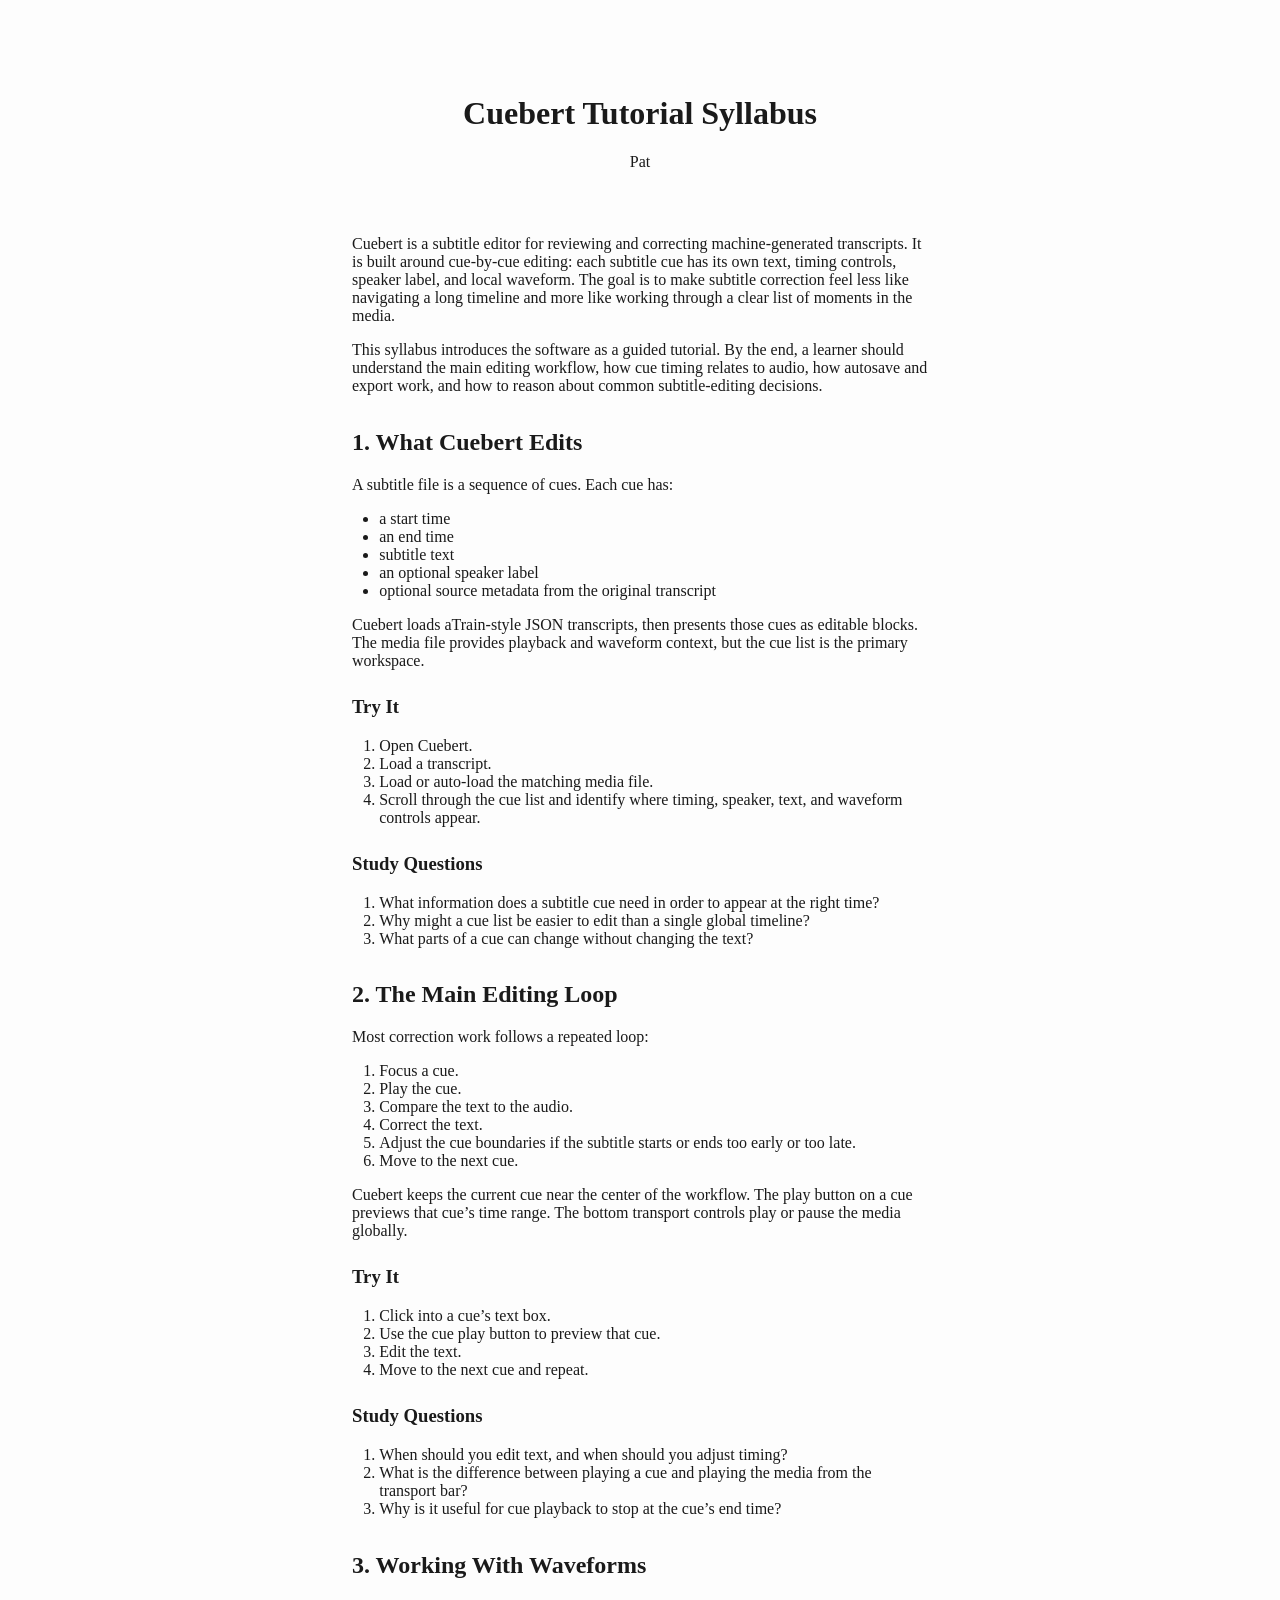
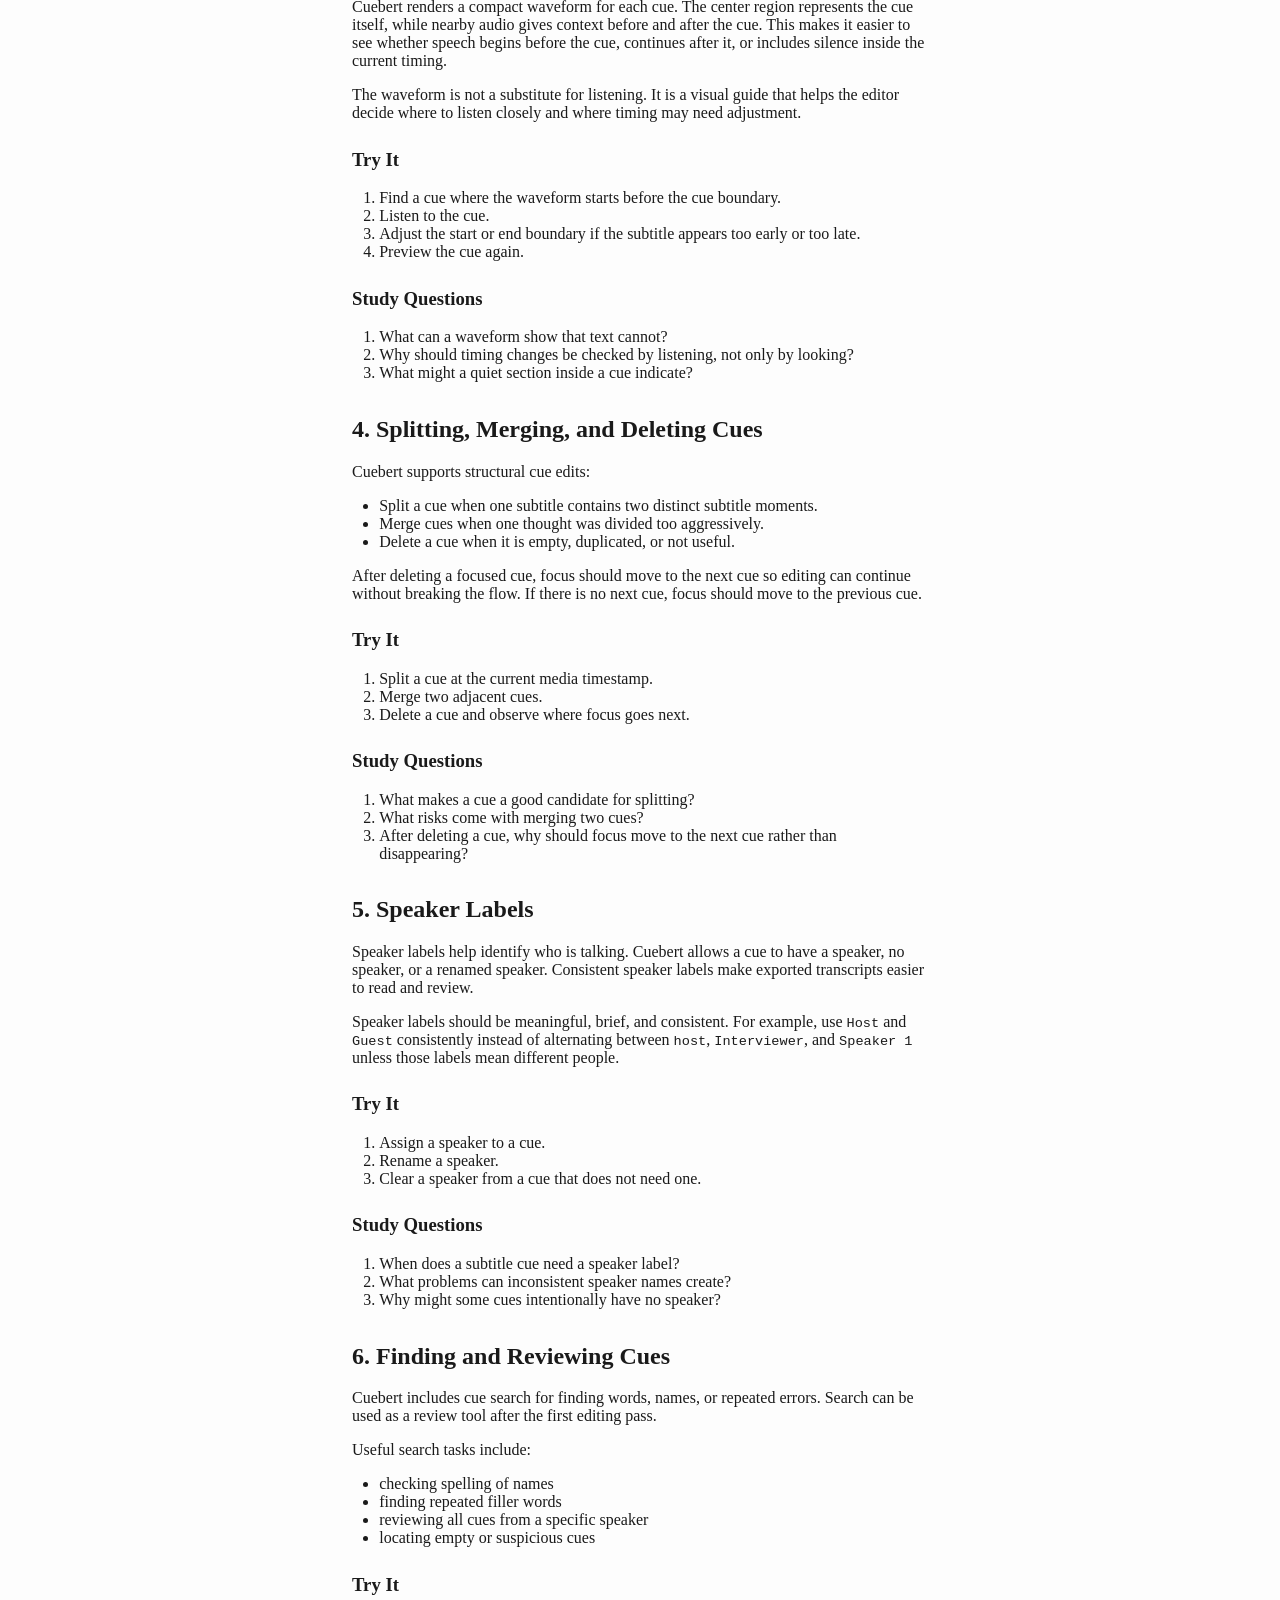
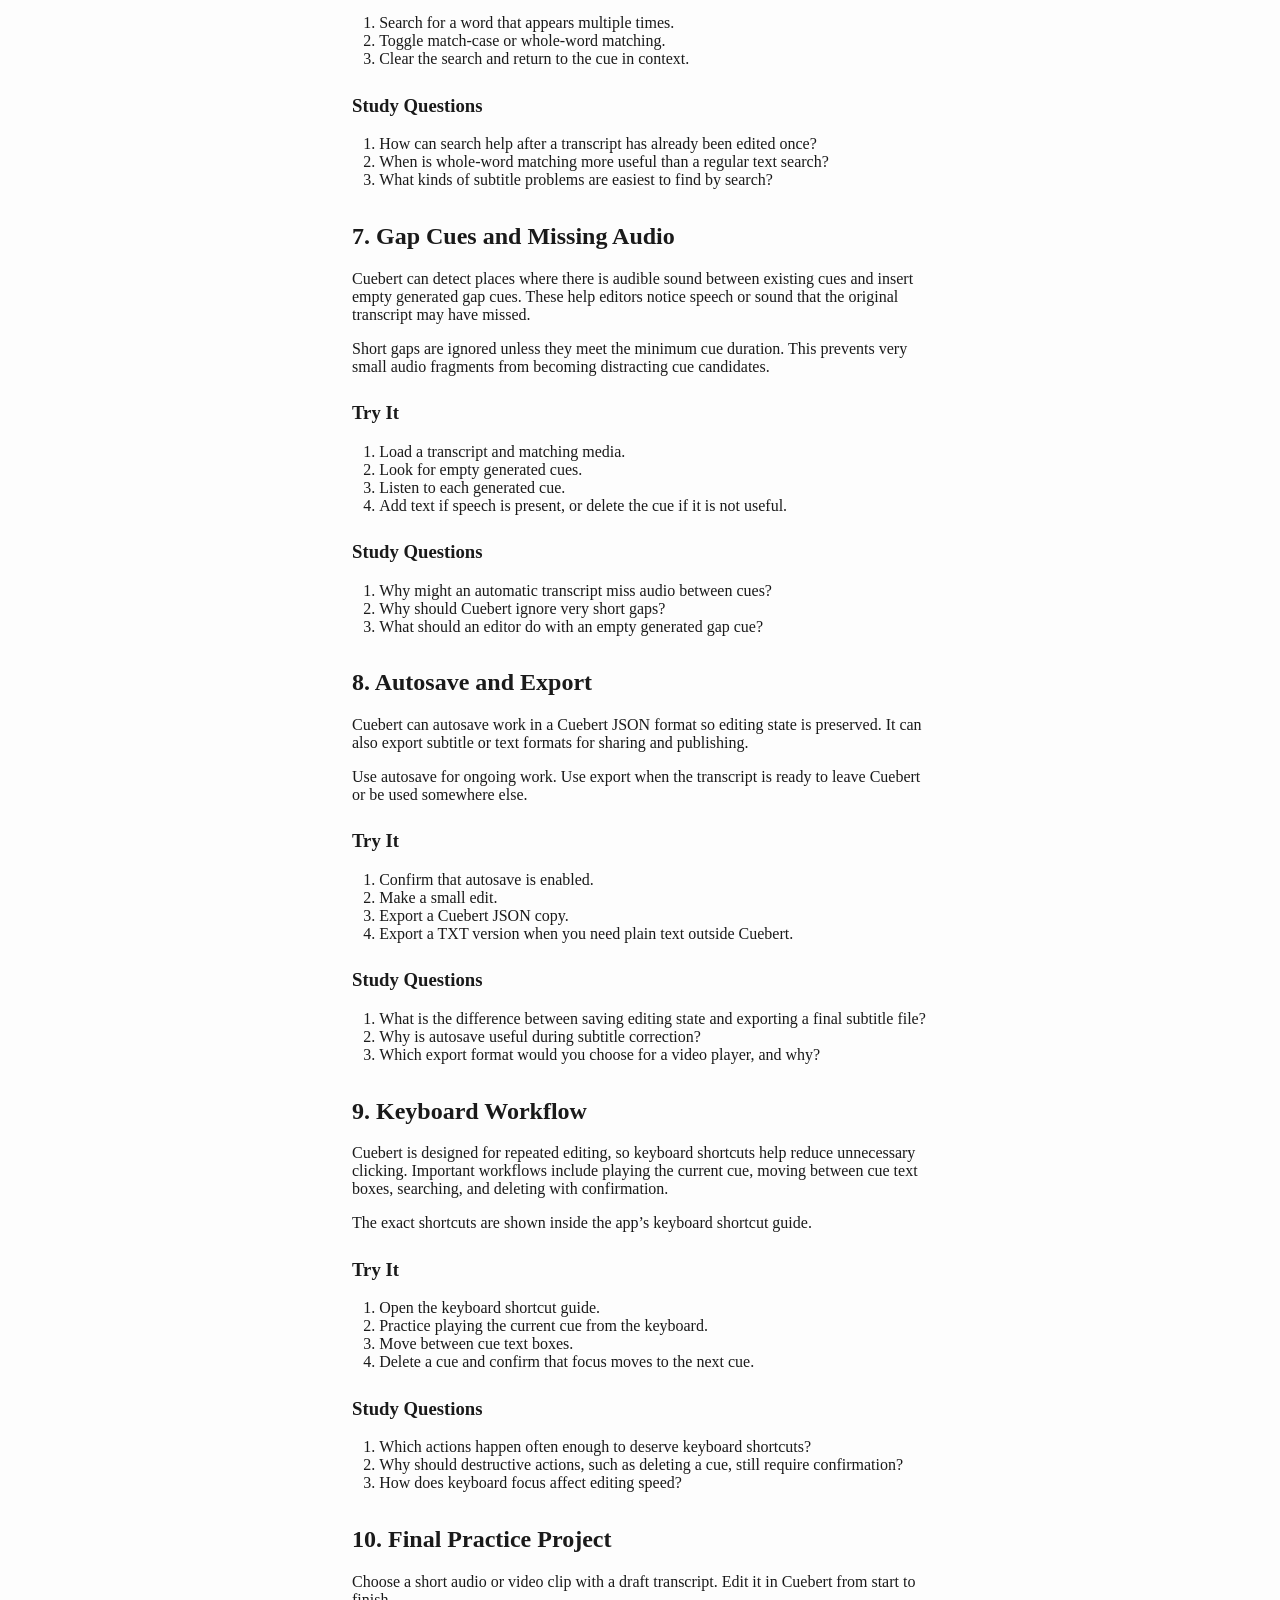
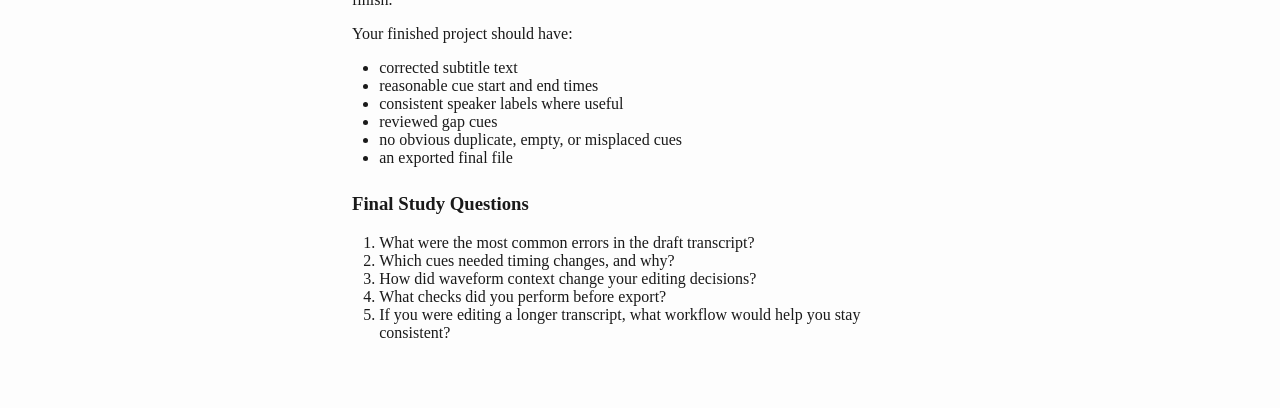
<file: docs/tutorial.html>
<!DOCTYPE html>
<html xmlns="http://www.w3.org/1999/xhtml" lang="" xml:lang="">
<head>
  <meta charset="utf-8" />
  <meta name="generator" content="pandoc" />
  <meta name="viewport" content="width=device-width, initial-scale=1.0, user-scalable=yes" />
  <meta name="author" content="Pat" />
  <title>Cuebert Tutorial Syllabus</title>
  <style>
    html {
      color: #1a1a1a;
      background-color: #fdfdfd;
    }
    body {
      margin: 0 auto;
      max-width: 36em;
      padding-left: 50px;
      padding-right: 50px;
      padding-top: 50px;
      padding-bottom: 50px;
      hyphens: auto;
      overflow-wrap: break-word;
      text-rendering: optimizeLegibility;
      font-kerning: normal;
    }
    @media (max-width: 600px) {
      body {
        font-size: 0.9em;
        padding: 12px;
      }
      h1 {
        font-size: 1.8em;
      }
    }
    @media print {
      html {
        background-color: white;
      }
      body {
        background-color: transparent;
        color: black;
        font-size: 12pt;
      }
      p, h2, h3 {
        orphans: 3;
        widows: 3;
      }
      h2, h3, h4 {
        page-break-after: avoid;
      }
    }
    p {
      margin: 1em 0;
    }
    a {
      color: #1a1a1a;
    }
    a:visited {
      color: #1a1a1a;
    }
    img {
      max-width: 100%;
    }
    svg {
      height: auto;
      max-width: 100%;
    }
    h1, h2, h3, h4, h5, h6 {
      margin-top: 1.4em;
    }
    h5, h6 {
      font-size: 1em;
      font-style: italic;
    }
    h6 {
      font-weight: normal;
    }
    ol, ul {
      padding-left: 1.7em;
      margin-top: 1em;
    }
    li > ol, li > ul {
      margin-top: 0;
    }
    blockquote {
      margin: 1em 0 1em 1.7em;
      padding-left: 1em;
      border-left: 2px solid #e6e6e6;
      color: #606060;
    }
    code {
      font-family: Menlo, Monaco, Consolas, 'Lucida Console', monospace;
      font-size: 85%;
      margin: 0;
      hyphens: manual;
    }
    pre {
      margin: 1em 0;
      overflow: auto;
    }
    pre code {
      padding: 0;
      overflow: visible;
      overflow-wrap: normal;
    }
    .sourceCode {
     background-color: transparent;
     overflow: visible;
    }
    hr {
      background-color: #1a1a1a;
      border: none;
      height: 1px;
      margin: 1em 0;
    }
    table {
      margin: 1em 0;
      border-collapse: collapse;
      width: 100%;
      overflow-x: auto;
      display: block;
      font-variant-numeric: lining-nums tabular-nums;
    }
    table caption {
      margin-bottom: 0.75em;
    }
    tbody {
      margin-top: 0.5em;
      border-top: 1px solid #1a1a1a;
      border-bottom: 1px solid #1a1a1a;
    }
    th {
      border-top: 1px solid #1a1a1a;
      padding: 0.25em 0.5em 0.25em 0.5em;
    }
    td {
      padding: 0.125em 0.5em 0.25em 0.5em;
    }
    header {
      margin-bottom: 4em;
      text-align: center;
    }
    #TOC li {
      list-style: none;
    }
    #TOC ul {
      padding-left: 1.3em;
    }
    #TOC > ul {
      padding-left: 0;
    }
    #TOC a:not(:hover) {
      text-decoration: none;
    }
    code{white-space: pre-wrap;}
    span.smallcaps{font-variant: small-caps;}
    div.columns{display: flex; gap: min(4vw, 1.5em);}
    div.column{flex: auto; overflow-x: auto;}
    div.hanging-indent{margin-left: 1.5em; text-indent: -1.5em;}
    /* The extra [class] is a hack that increases specificity enough to
       override a similar rule in reveal.js */
    ul.task-list[class]{list-style: none;}
    ul.task-list li input[type="checkbox"] {
      font-size: inherit;
      width: 0.8em;
      margin: 0 0.8em 0.2em -1.6em;
      vertical-align: middle;
    }
    .display.math{display: block; text-align: center; margin: 0.5rem auto;}
  </style>
</head>
<body>
<header id="title-block-header">
<h1 class="title">Cuebert Tutorial Syllabus</h1>
<p class="author">Pat</p>
</header>
<p>Cuebert is a subtitle editor for reviewing and correcting
machine-generated transcripts. It is built around cue-by-cue editing:
each subtitle cue has its own text, timing controls, speaker label, and
local waveform. The goal is to make subtitle correction feel less like
navigating a long timeline and more like working through a clear list of
moments in the media.</p>
<p>This syllabus introduces the software as a guided tutorial. By the
end, a learner should understand the main editing workflow, how cue
timing relates to audio, how autosave and export work, and how to reason
about common subtitle-editing decisions.</p>
<h2 id="what-cuebert-edits">1. What Cuebert Edits</h2>
<p>A subtitle file is a sequence of cues. Each cue has:</p>
<ul>
<li>a start time</li>
<li>an end time</li>
<li>subtitle text</li>
<li>an optional speaker label</li>
<li>optional source metadata from the original transcript</li>
</ul>
<p>Cuebert loads aTrain-style JSON transcripts, then presents those cues as editable blocks. The media file
provides playback and waveform context, but the cue list is the primary
workspace.</p>
<h3 id="try-it">Try It</h3>
<ol type="1">
<li>Open Cuebert.</li>
<li>Load a transcript.</li>
<li>Load or auto-load the matching media file.</li>
<li>Scroll through the cue list and identify where timing, speaker,
text, and waveform controls appear.</li>
</ol>
<h3 id="study-questions">Study Questions</h3>
<ol type="1">
<li>What information does a subtitle cue need in order to appear at the
right time?</li>
<li>Why might a cue list be easier to edit than a single global
timeline?</li>
<li>What parts of a cue can change without changing the text?</li>
</ol>
<h2 id="the-main-editing-loop">2. The Main Editing Loop</h2>
<p>Most correction work follows a repeated loop:</p>
<ol type="1">
<li>Focus a cue.</li>
<li>Play the cue.</li>
<li>Compare the text to the audio.</li>
<li>Correct the text.</li>
<li>Adjust the cue boundaries if the subtitle starts or ends too early
or too late.</li>
<li>Move to the next cue.</li>
</ol>
<p>Cuebert keeps the current cue near the center of the workflow. The
play button on a cue previews that cue’s time range. The bottom
transport controls play or pause the media globally.</p>
<h3 id="try-it-1">Try It</h3>
<ol type="1">
<li>Click into a cue’s text box.</li>
<li>Use the cue play button to preview that cue.</li>
<li>Edit the text.</li>
<li>Move to the next cue and repeat.</li>
</ol>
<h3 id="study-questions-1">Study Questions</h3>
<ol type="1">
<li>When should you edit text, and when should you adjust timing?</li>
<li>What is the difference between playing a cue and playing the media
from the transport bar?</li>
<li>Why is it useful for cue playback to stop at the cue’s end
time?</li>
</ol>
<h2 id="working-with-waveforms">3. Working With Waveforms</h2>
<p>Cuebert renders a compact waveform for each cue. The center region
represents the cue itself, while nearby audio gives context before and
after the cue. This makes it easier to see whether speech begins before
the cue, continues after it, or includes silence inside the current
timing.</p>
<p>The waveform is not a substitute for listening. It is a visual guide
that helps the editor decide where to listen closely and where timing
may need adjustment.</p>
<h3 id="try-it-2">Try It</h3>
<ol type="1">
<li>Find a cue where the waveform starts before the cue boundary.</li>
<li>Listen to the cue.</li>
<li>Adjust the start or end boundary if the subtitle appears too early
or too late.</li>
<li>Preview the cue again.</li>
</ol>
<h3 id="study-questions-2">Study Questions</h3>
<ol type="1">
<li>What can a waveform show that text cannot?</li>
<li>Why should timing changes be checked by listening, not only by
looking?</li>
<li>What might a quiet section inside a cue indicate?</li>
</ol>
<h2 id="splitting-merging-and-deleting-cues">4. Splitting, Merging, and
Deleting Cues</h2>
<p>Cuebert supports structural cue edits:</p>
<ul>
<li>Split a cue when one subtitle contains two distinct subtitle
moments.</li>
<li>Merge cues when one thought was divided too aggressively.</li>
<li>Delete a cue when it is empty, duplicated, or not useful.</li>
</ul>
<p>After deleting a focused cue, focus should move to the next cue so
editing can continue without breaking the flow. If there is no next cue,
focus should move to the previous cue.</p>
<h3 id="try-it-3">Try It</h3>
<ol type="1">
<li>Split a cue at the current media timestamp.</li>
<li>Merge two adjacent cues.</li>
<li>Delete a cue and observe where focus goes next.</li>
</ol>
<h3 id="study-questions-3">Study Questions</h3>
<ol type="1">
<li>What makes a cue a good candidate for splitting?</li>
<li>What risks come with merging two cues?</li>
<li>After deleting a cue, why should focus move to the next cue rather
than disappearing?</li>
</ol>
<h2 id="speaker-labels">5. Speaker Labels</h2>
<p>Speaker labels help identify who is talking. Cuebert allows a cue to
have a speaker, no speaker, or a renamed speaker. Consistent speaker
labels make exported transcripts easier to read and review.</p>
<p>Speaker labels should be meaningful, brief, and consistent. For
example, use <code>Host</code> and <code>Guest</code> consistently
instead of alternating between <code>host</code>,
<code>Interviewer</code>, and <code>Speaker 1</code> unless those labels
mean different people.</p>
<h3 id="try-it-4">Try It</h3>
<ol type="1">
<li>Assign a speaker to a cue.</li>
<li>Rename a speaker.</li>
<li>Clear a speaker from a cue that does not need one.</li>
</ol>
<h3 id="study-questions-4">Study Questions</h3>
<ol type="1">
<li>When does a subtitle cue need a speaker label?</li>
<li>What problems can inconsistent speaker names create?</li>
<li>Why might some cues intentionally have no speaker?</li>
</ol>
<h2 id="finding-and-reviewing-cues">6. Finding and Reviewing Cues</h2>
<p>Cuebert includes cue search for finding words, names, or repeated
errors. Search can be used as a review tool after the first editing
pass.</p>
<p>Useful search tasks include:</p>
<ul>
<li>checking spelling of names</li>
<li>finding repeated filler words</li>
<li>reviewing all cues from a specific speaker</li>
<li>locating empty or suspicious cues</li>
</ul>
<h3 id="try-it-5">Try It</h3>
<ol type="1">
<li>Search for a word that appears multiple times.</li>
<li>Toggle match-case or whole-word matching.</li>
<li>Clear the search and return to the cue in context.</li>
</ol>
<h3 id="study-questions-5">Study Questions</h3>
<ol type="1">
<li>How can search help after a transcript has already been edited
once?</li>
<li>When is whole-word matching more useful than a regular text
search?</li>
<li>What kinds of subtitle problems are easiest to find by search?</li>
</ol>
<h2 id="gap-cues-and-missing-audio">7. Gap Cues and Missing Audio</h2>
<p>Cuebert can detect places where there is audible sound between
existing cues and insert empty generated gap cues. These help editors
notice speech or sound that the original transcript may have missed.</p>
<p>Short gaps are ignored unless they meet the minimum cue duration.
This prevents very small audio fragments from becoming distracting cue
candidates.</p>
<h3 id="try-it-6">Try It</h3>
<ol type="1">
<li>Load a transcript and matching media.</li>
<li>Look for empty generated cues.</li>
<li>Listen to each generated cue.</li>
<li>Add text if speech is present, or delete the cue if it is not
useful.</li>
</ol>
<h3 id="study-questions-6">Study Questions</h3>
<ol type="1">
<li>Why might an automatic transcript miss audio between cues?</li>
<li>Why should Cuebert ignore very short gaps?</li>
<li>What should an editor do with an empty generated gap cue?</li>
</ol>
<h2 id="autosave-and-export">8. Autosave and Export</h2>
<p>Cuebert can autosave work in a Cuebert JSON format so editing state
is preserved. It can also export subtitle or text formats for sharing
and publishing.</p>
<p>Use autosave for ongoing work. Use export when the transcript is
ready to leave Cuebert or be used somewhere else.</p>
<h3 id="try-it-7">Try It</h3>
<ol type="1">
<li>Confirm that autosave is enabled.</li>
<li>Make a small edit.</li>
<li>Export a Cuebert JSON copy.</li>
<li>Export a TXT version when you need plain text outside Cuebert.</li>
</ol>
<h3 id="study-questions-7">Study Questions</h3>
<ol type="1">
<li>What is the difference between saving editing state and exporting a
final subtitle file?</li>
<li>Why is autosave useful during subtitle correction?</li>
<li>Which export format would you choose for a video player, and
why?</li>
</ol>
<h2 id="keyboard-workflow">9. Keyboard Workflow</h2>
<p>Cuebert is designed for repeated editing, so keyboard shortcuts help
reduce unnecessary clicking. Important workflows include playing the
current cue, moving between cue text boxes, searching, and deleting with
confirmation.</p>
<p>The exact shortcuts are shown inside the app’s keyboard shortcut
guide.</p>
<h3 id="try-it-8">Try It</h3>
<ol type="1">
<li>Open the keyboard shortcut guide.</li>
<li>Practice playing the current cue from the keyboard.</li>
<li>Move between cue text boxes.</li>
<li>Delete a cue and confirm that focus moves to the next cue.</li>
</ol>
<h3 id="study-questions-8">Study Questions</h3>
<ol type="1">
<li>Which actions happen often enough to deserve keyboard
shortcuts?</li>
<li>Why should destructive actions, such as deleting a cue, still
require confirmation?</li>
<li>How does keyboard focus affect editing speed?</li>
</ol>
<h2 id="final-practice-project">10. Final Practice Project</h2>
<p>Choose a short audio or video clip with a draft transcript. Edit it
in Cuebert from start to finish.</p>
<p>Your finished project should have:</p>
<ul>
<li>corrected subtitle text</li>
<li>reasonable cue start and end times</li>
<li>consistent speaker labels where useful</li>
<li>reviewed gap cues</li>
<li>no obvious duplicate, empty, or misplaced cues</li>
<li>an exported final file</li>
</ul>
<h3 id="final-study-questions">Final Study Questions</h3>
<ol type="1">
<li>What were the most common errors in the draft transcript?</li>
<li>Which cues needed timing changes, and why?</li>
<li>How did waveform context change your editing decisions?</li>
<li>What checks did you perform before export?</li>
<li>If you were editing a longer transcript, what workflow would help
you stay consistent?</li>
</ol>
</body>
</html>
</file>
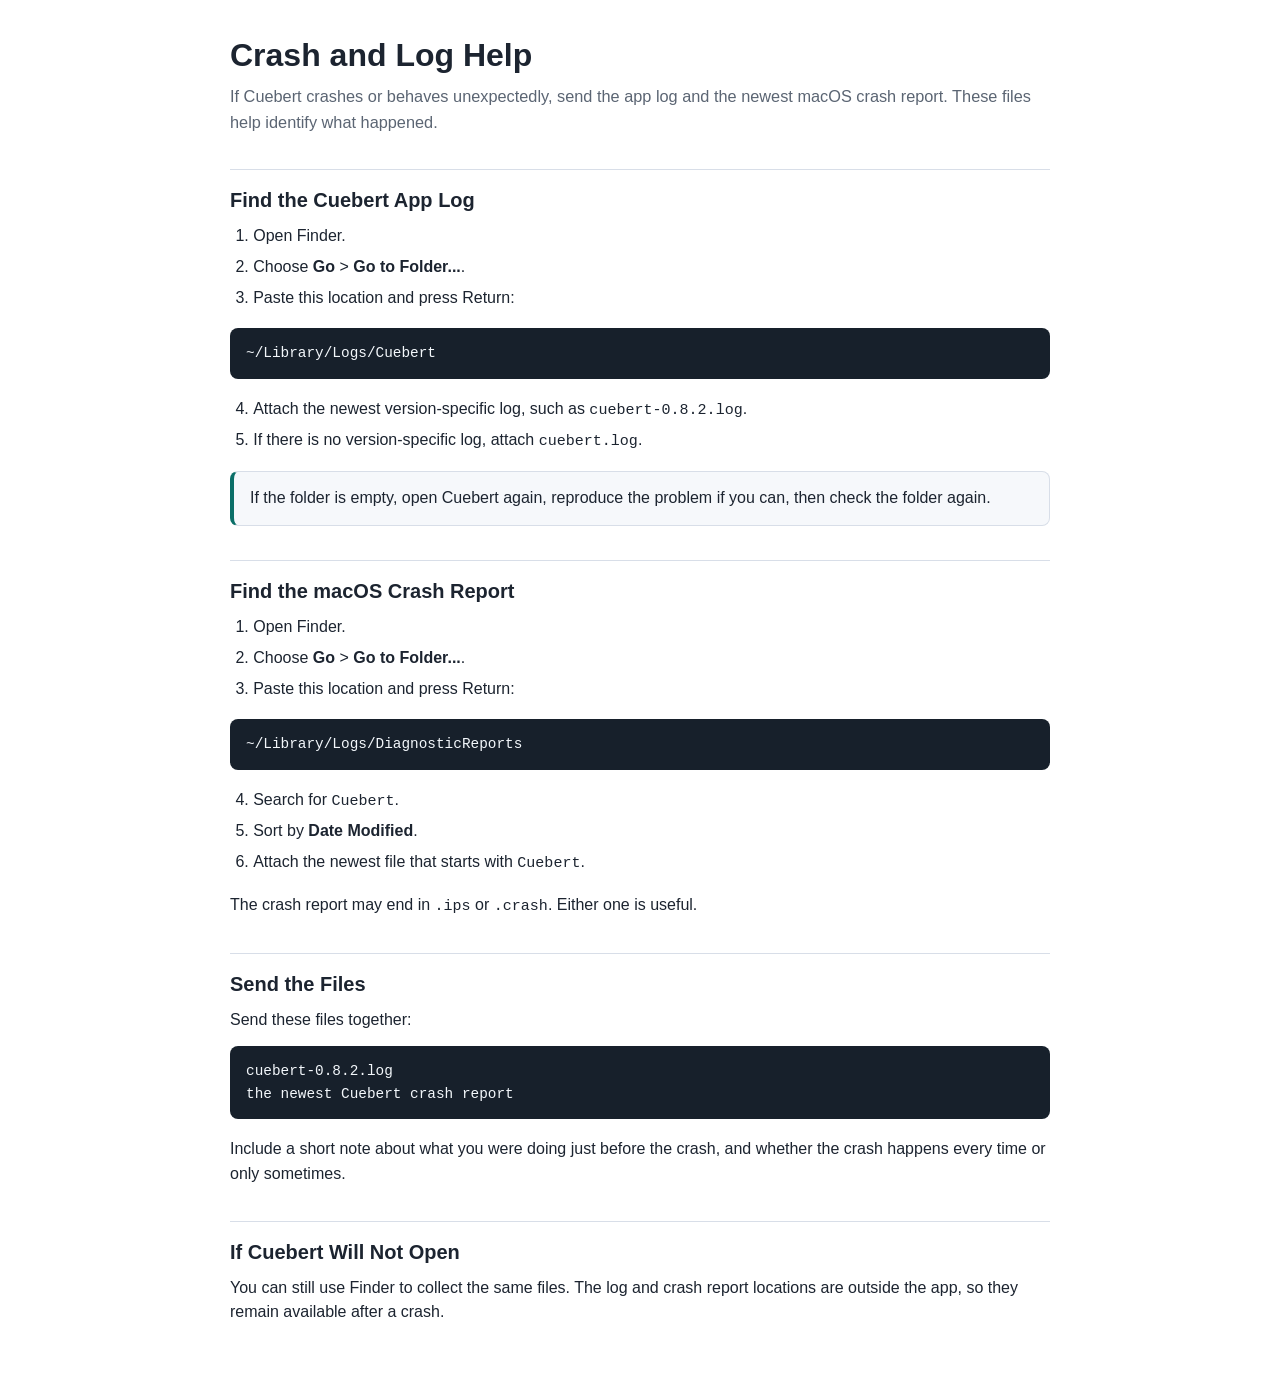
<file: cuebert/help/crash-logs.html>
<!doctype html>
<html lang="en">
<head>
  <meta charset="UTF-8">
  <meta name="viewport" content="width=device-width, initial-scale=1">
  <title>Crash and Log Help</title>
  <style>
    :root {
      color-scheme: light;
      --ink: #1c2430;
      --muted: #5b6573;
      --line: #d8dee8;
      --panel: #f6f8fb;
      --accent: #0b6f68;
      --code-bg: #17202b;
      --code-ink: #f3f7fb;
    }

    * {
      box-sizing: border-box;
    }

    body {
      margin: 0;
      color: var(--ink);
      background: #ffffff;
      font-family: -apple-system, BlinkMacSystemFont, "Segoe UI", sans-serif;
      line-height: 1.55;
    }

    main {
      width: min(820px, calc(100% - 40px));
      margin: 0 auto;
      padding: 36px 0 48px;
    }

    h1,
    h2,
    h3 {
      line-height: 1.2;
      letter-spacing: 0;
    }

    h1 {
      margin: 0 0 10px;
      font-size: 2rem;
    }

    h2 {
      margin: 34px 0 12px;
      padding-top: 18px;
      border-top: 1px solid var(--line);
      font-size: 1.25rem;
    }

    h3 {
      margin: 22px 0 8px;
      font-size: 1rem;
    }

    p {
      margin: 0 0 14px;
    }

    ol,
    ul {
      margin: 0 0 18px;
      padding-left: 1.45rem;
    }

    li + li {
      margin-top: 6px;
    }

    code {
      font-family: ui-monospace, SFMono-Regular, Menlo, Consolas, monospace;
      font-size: 0.94em;
    }

    pre {
      margin: 10px 0 18px;
      padding: 14px 16px;
      overflow-x: auto;
      border-radius: 8px;
      color: var(--code-ink);
      background: var(--code-bg);
    }

    pre code {
      font-size: 0.9rem;
      white-space: pre;
    }

    .intro {
      color: var(--muted);
      font-size: 1.02rem;
    }

    .note {
      margin: 18px 0;
      padding: 14px 16px;
      border: 1px solid var(--line);
      border-left: 4px solid var(--accent);
      border-radius: 8px;
      background: var(--panel);
    }
  </style>
</head>
<body>
  <main>
    <h1>Crash and Log Help</h1>
    <p class="intro">
      If Cuebert crashes or behaves unexpectedly, send the app log and the
      newest macOS crash report. These files help identify what happened.
    </p>

    <h2>Find the Cuebert App Log</h2>
    <ol>
      <li>Open Finder.</li>
      <li>Choose <strong>Go</strong> &gt; <strong>Go to Folder...</strong>.</li>
      <li>Paste this location and press Return:</li>
    </ol>
    <pre><code>~/Library/Logs/Cuebert</code></pre>
    <ol start="4">
      <li>Attach the newest version-specific log, such as <code>cuebert-0.8.2.log</code>.</li>
      <li>If there is no version-specific log, attach <code>cuebert.log</code>.</li>
    </ol>

    <div class="note">
      If the folder is empty, open Cuebert again, reproduce the problem if you
      can, then check the folder again.
    </div>

    <h2>Find the macOS Crash Report</h2>
    <ol>
      <li>Open Finder.</li>
      <li>Choose <strong>Go</strong> &gt; <strong>Go to Folder...</strong>.</li>
      <li>Paste this location and press Return:</li>
    </ol>
    <pre><code>~/Library/Logs/DiagnosticReports</code></pre>
    <ol start="4">
      <li>Search for <code>Cuebert</code>.</li>
      <li>Sort by <strong>Date Modified</strong>.</li>
      <li>Attach the newest file that starts with <code>Cuebert</code>.</li>
    </ol>

    <p>
      The crash report may end in <code>.ips</code> or <code>.crash</code>.
      Either one is useful.
    </p>

    <h2>Send the Files</h2>
    <p>
      Send these files together:
    </p>
    <pre><code>cuebert-0.8.2.log
the newest Cuebert crash report</code></pre>

    <p>
      Include a short note about what you were doing just before the crash, and
      whether the crash happens every time or only sometimes.
    </p>

    <h2>If Cuebert Will Not Open</h2>
    <p>
      You can still use Finder to collect the same files. The log and crash
      report locations are outside the app, so they remain available after a
      crash.
    </p>
  </main>
</body>
</html>
</file>
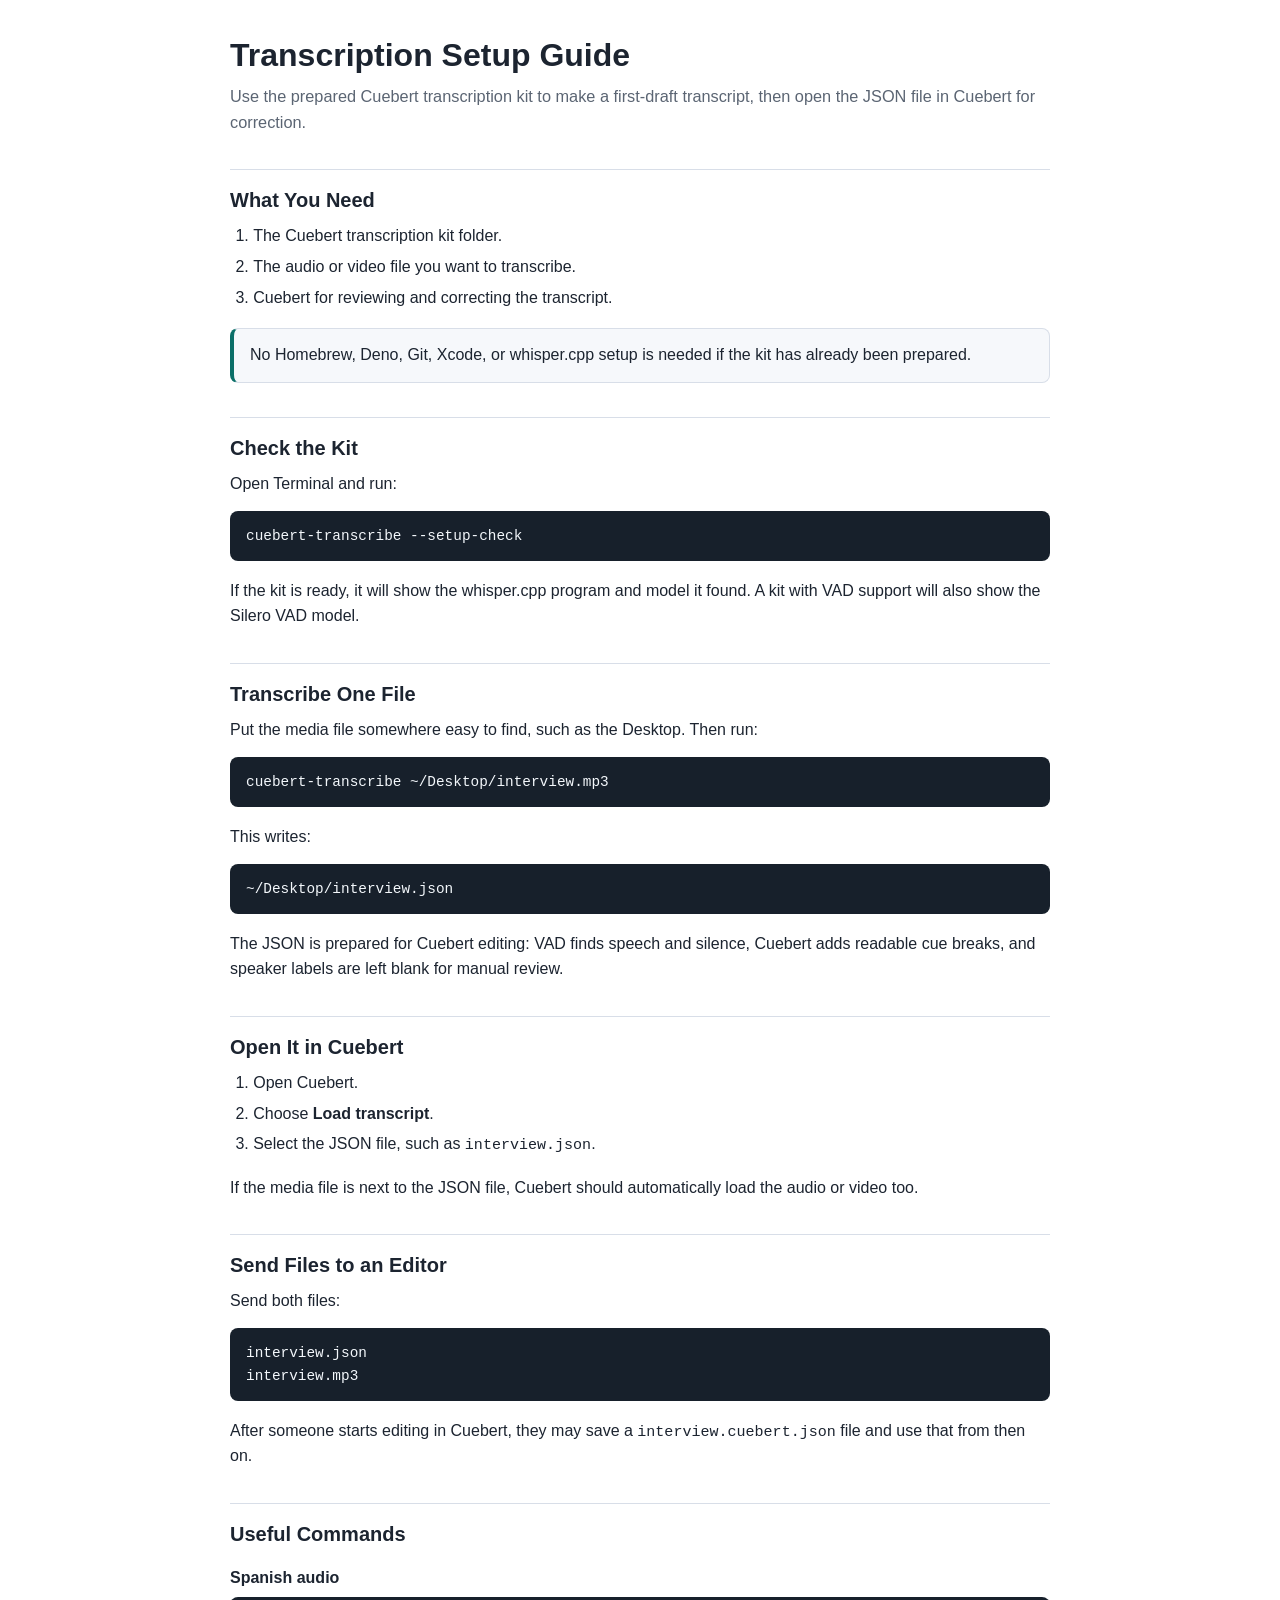
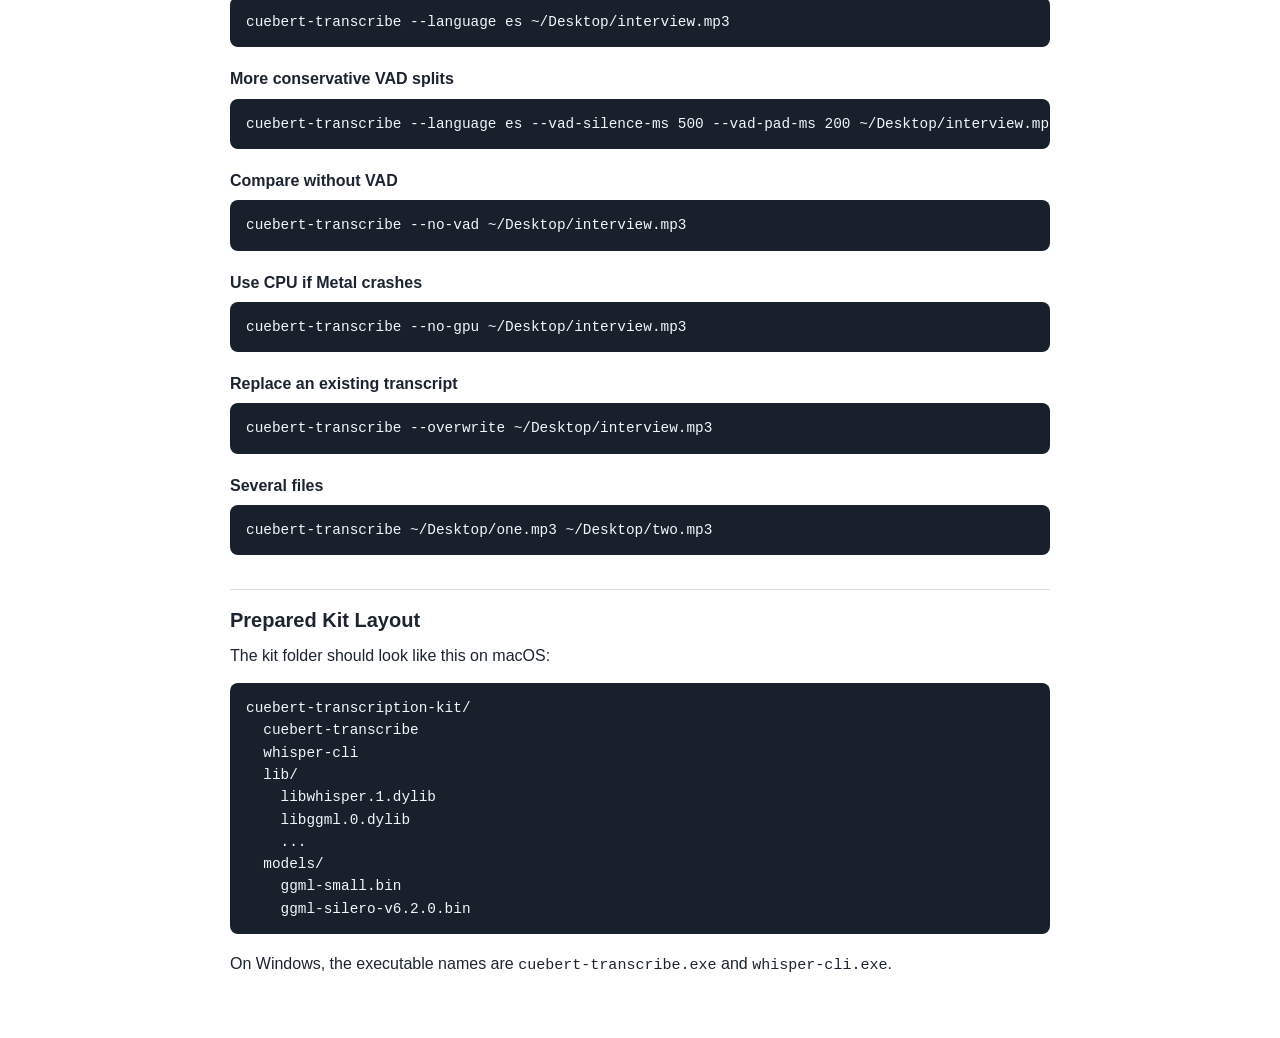
<file: cuebert/help/transcription-setup.html>
<!doctype html>
<html lang="en">
<head>
  <meta charset="UTF-8">
  <meta name="viewport" content="width=device-width, initial-scale=1">
  <title>Transcription Setup Guide</title>
  <style>
    :root {
      color-scheme: light;
      --ink: #1c2430;
      --muted: #5b6573;
      --line: #d8dee8;
      --panel: #f6f8fb;
      --accent: #0b6f68;
      --code-bg: #17202b;
      --code-ink: #f3f7fb;
    }

    * {
      box-sizing: border-box;
    }

    body {
      margin: 0;
      color: var(--ink);
      background: #ffffff;
      font-family: -apple-system, BlinkMacSystemFont, "Segoe UI", sans-serif;
      line-height: 1.55;
    }

    main {
      width: min(820px, calc(100% - 40px));
      margin: 0 auto;
      padding: 36px 0 48px;
    }

    h1,
    h2,
    h3 {
      line-height: 1.2;
      letter-spacing: 0;
    }

    h1 {
      margin: 0 0 10px;
      font-size: 2rem;
    }

    h2 {
      margin: 34px 0 12px;
      padding-top: 18px;
      border-top: 1px solid var(--line);
      font-size: 1.25rem;
    }

    h3 {
      margin: 22px 0 8px;
      font-size: 1rem;
    }

    p {
      margin: 0 0 14px;
    }

    ol,
    ul {
      margin: 0 0 18px;
      padding-left: 1.45rem;
    }

    li + li {
      margin-top: 6px;
    }

    code {
      font-family: ui-monospace, SFMono-Regular, Menlo, Consolas, monospace;
      font-size: 0.94em;
    }

    pre {
      margin: 10px 0 18px;
      padding: 14px 16px;
      overflow-x: auto;
      border-radius: 8px;
      color: var(--code-ink);
      background: var(--code-bg);
    }

    pre code {
      font-size: 0.9rem;
      white-space: pre;
    }

    .intro {
      color: var(--muted);
      font-size: 1.02rem;
    }

    .note {
      margin: 18px 0;
      padding: 14px 16px;
      border: 1px solid var(--line);
      border-left: 4px solid var(--accent);
      border-radius: 8px;
      background: var(--panel);
    }
  </style>
</head>
<body>
  <main>
    <h1>Transcription Setup Guide</h1>
    <p class="intro">
      Use the prepared Cuebert transcription kit to make a first-draft
      transcript, then open the JSON file in Cuebert for correction.
    </p>

    <h2>What You Need</h2>
    <ol>
      <li>The Cuebert transcription kit folder.</li>
      <li>The audio or video file you want to transcribe.</li>
      <li>Cuebert for reviewing and correcting the transcript.</li>
    </ol>

    <div class="note">
      No Homebrew, Deno, Git, Xcode, or whisper.cpp setup is needed if the kit
      has already been prepared.
    </div>

    <h2>Check the Kit</h2>
    <p>
      Open Terminal and run:
    </p>
    <pre><code>cuebert-transcribe --setup-check</code></pre>

    <p>
      If the kit is ready, it will show the whisper.cpp program and model it
      found. A kit with VAD support will also show the Silero VAD model.
    </p>

    <h2>Transcribe One File</h2>
    <p>
      Put the media file somewhere easy to find, such as the Desktop. Then run:
    </p>
    <pre><code>cuebert-transcribe ~/Desktop/interview.mp3</code></pre>

    <p>
      This writes:
    </p>
    <pre><code>~/Desktop/interview.json</code></pre>
    <p>
      The JSON is prepared for Cuebert editing: VAD finds speech and silence,
      Cuebert adds readable cue breaks, and speaker labels are left blank for
      manual review.
    </p>

    <h2>Open It in Cuebert</h2>
    <ol>
      <li>Open Cuebert.</li>
      <li>Choose <strong>Load transcript</strong>.</li>
      <li>Select the JSON file, such as <code>interview.json</code>.</li>
    </ol>

    <p>
      If the media file is next to the JSON file, Cuebert should automatically
      load the audio or video too.
    </p>

    <h2>Send Files to an Editor</h2>
    <p>
      Send both files:
    </p>
    <pre><code>interview.json
interview.mp3</code></pre>

    <p>
      After someone starts editing in Cuebert, they may save a
      <code>interview.cuebert.json</code> file and use that from then on.
    </p>

    <h2>Useful Commands</h2>
    <h3>Spanish audio</h3>
    <pre><code>cuebert-transcribe --language es ~/Desktop/interview.mp3</code></pre>

    <h3>More conservative VAD splits</h3>
    <pre><code>cuebert-transcribe --language es --vad-silence-ms 500 --vad-pad-ms 200 ~/Desktop/interview.mp3</code></pre>

    <h3>Compare without VAD</h3>
    <pre><code>cuebert-transcribe --no-vad ~/Desktop/interview.mp3</code></pre>

    <h3>Use CPU if Metal crashes</h3>
    <pre><code>cuebert-transcribe --no-gpu ~/Desktop/interview.mp3</code></pre>

    <h3>Replace an existing transcript</h3>
    <pre><code>cuebert-transcribe --overwrite ~/Desktop/interview.mp3</code></pre>

    <h3>Several files</h3>
    <pre><code>cuebert-transcribe ~/Desktop/one.mp3 ~/Desktop/two.mp3</code></pre>

    <h2>Prepared Kit Layout</h2>
    <p>
      The kit folder should look like this on macOS:
    </p>
    <pre><code>cuebert-transcription-kit/
  cuebert-transcribe
  whisper-cli
  lib/
    libwhisper.1.dylib
    libggml.0.dylib
    ...
  models/
    ggml-small.bin
    ggml-silero-v6.2.0.bin</code></pre>

    <p>
      On Windows, the executable names are <code>cuebert-transcribe.exe</code>
      and <code>whisper-cli.exe</code>.
    </p>
  </main>
</body>
</html>
</file>
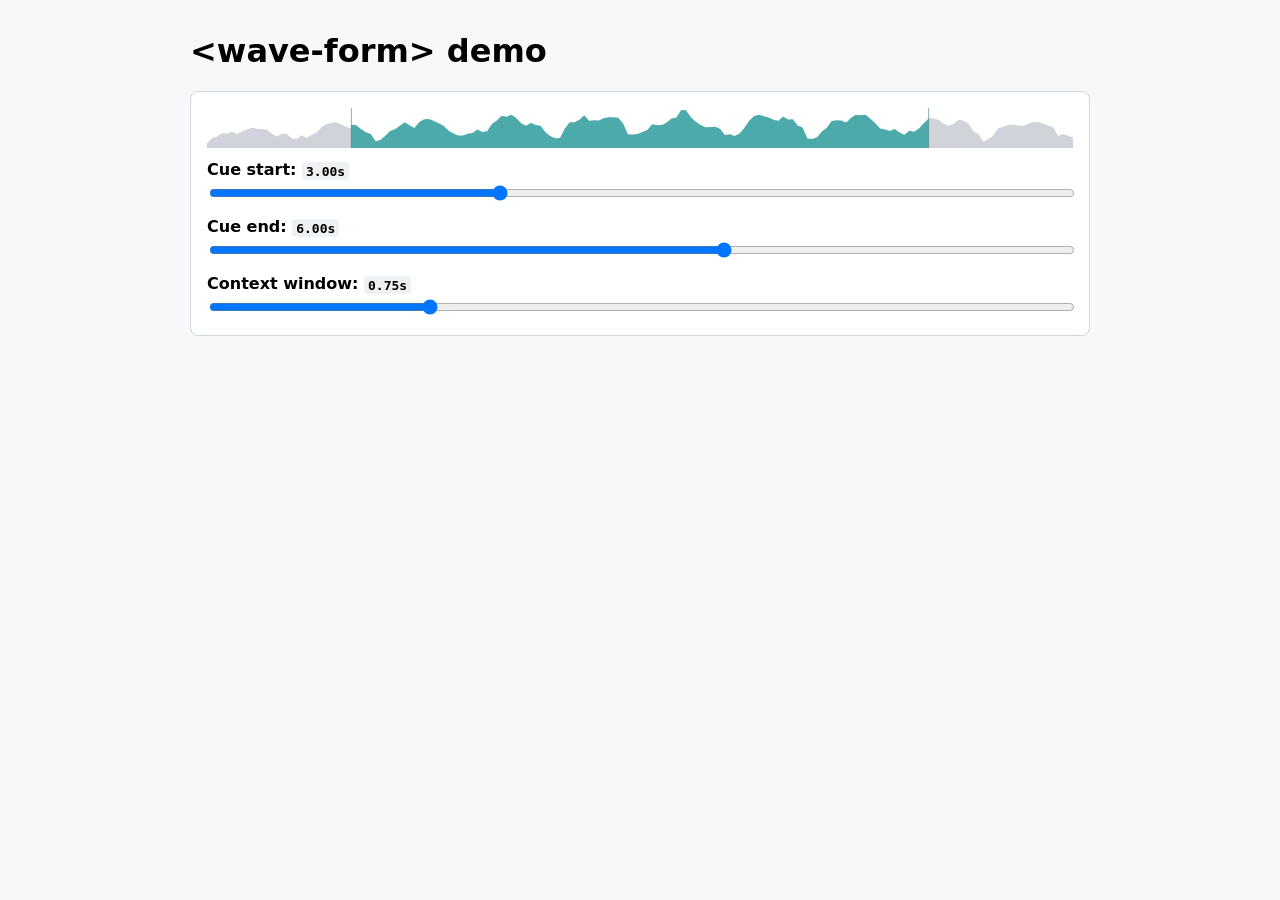
<file: cuebert/wave-form/wave-form.html>
<!doctype html>
<html lang="en">
<head>
  <meta charset="utf-8">
  <title>wave-form demo</title>
  <link rel="stylesheet" href="./wave-form.css">

  <style>
    body {
      font-family: system-ui, sans-serif;
      max-width: 900px;
      margin: 2rem auto;
      padding: 0 1rem;
      background: #f6f8fa;
    }

    .demo-card {
      background: white;
      border: 1px solid #d0d7de;
      border-radius: 8px;
      padding: 1rem;
      margin-bottom: 1rem;
    }

    label {
      display: block;
      margin: 0.75rem 0 0.25rem;
      font-weight: 600;
    }

    input {
      width: 100%;
    }

    code {
      background: #eef1f4;
      padding: 0.1rem 0.25rem;
      border-radius: 4px;
    }
  </style>
</head>

<body>
  <h1>&lt;wave-form&gt; demo</h1>

  <div class="demo-card">
    <wave-form id="wave"></wave-form>

    <label>
      Cue start:
      <code id="startLabel"></code>
    </label>
    <input id="startInput" type="range" min="0" max="9" step="0.05" value="3">

    <label>
      Cue end:
      <code id="endLabel"></code>
    </label>
    <input id="endInput" type="range" min="0.1" max="10" step="0.05" value="6">

    <label>
      Context window:
      <code id="contextLabel"></code>
    </label>
    <input id="contextInput" type="range" min="0" max="3" step="0.05" value="0.75">
  </div>

  <script type="module">
    import { WaveForm } from './WaveForm.js'

    const wave = document.querySelector('#wave')
    const startInput = document.querySelector('#startInput')
    const endInput = document.querySelector('#endInput')
    const contextInput = document.querySelector('#contextInput')

    const startLabel = document.querySelector('#startLabel')
    const endLabel = document.querySelector('#endLabel')
    const contextLabel = document.querySelector('#contextLabel')

    const duration = 10
    const frameDuration = 0.025
    const frameCount = Math.floor(duration / frameDuration)

    const envelope = Array.from({ length: frameCount }, (_, i) => {
      const t = i * frameDuration

      const speechy =
        Math.abs(Math.sin(t * 7)) * 0.6 +
        Math.abs(Math.sin(t * 17)) * 0.25 +
        Math.random() * 0.15

      const phraseShape =
        t > 1 && t < 8.8
          ? Math.sin((t - 1) / 7.8 * Math.PI)
          : 0.05

      return speechy * phraseShape
    })

    function update() {
      let start = Number(startInput.value)
      let end = Number(endInput.value)

      if (end <= start) {
        end = start + 0.1
        endInput.value = end
      }

      const contextWindow = Number(contextInput.value)

      startLabel.textContent = `${start.toFixed(2)}s`
      endLabel.textContent = `${end.toFixed(2)}s`
      contextLabel.textContent = `${contextWindow.toFixed(2)}s`

      wave.data = {
        envelope,
        frameDuration,
        start,
        end,
        contextWindow
      }
    }

    startInput.addEventListener('input', update)
    endInput.addEventListener('input', update)
    contextInput.addEventListener('input', update)

    update()
  </script>
</body>
</html>
</file>
<file: cuebert/cuebert.css>
@import './cue-editor/cue-editor.css';

html,
body {
  margin: 0;
  padding: 0;
  min-height: 100%;
  background: #f3f4f6;
  color: #111827;
  font-family: system-ui, sans-serif;
}

:where(a, button, input, textarea, select):focus-visible {
  outline: 2px solid #6cb6ff;
  outline-offset: 2px;
}

cue-bert {
  font-family: system-ui, sans-serif;
  display: grid;
  grid-template-rows: auto minmax(0, 1fr) auto;
  gap: 0.75rem;
  min-height: 100vh;
  padding: 1rem 1.5rem;
  box-sizing: border-box;

  [data-role="video"] {
    position: absolute;
    inline-size: 1px;
    block-size: 1px;
    opacity: 0;
    pointer-events: none;
  }

  .top-toolbar {
    display: flex;
    align-items: center;
    justify-content: space-between;
    gap: 0.75rem;
    width: min(100%, 72rem);
    margin: 0 auto;

    img#cuebert-logo {
      height: 4rem;
      width: auto;
    }

    .file-inputs {
      display: flex;
      flex-wrap: wrap;
      gap: 0.5rem;
      align-items: center;
    }
  }

  .media-bar {
    position: sticky;
    bottom: 1rem;
    z-index: 30;
    width: min(100%, 72rem);
    margin: 0 auto;
    padding: 0.7rem 0.9rem;
    box-sizing: border-box;
    background: #202021;
    color: #fff;
    box-shadow: 0 -1px 0 rgb(0 0 0 / 0.08);
  }

  .shortcut-guide-button {
    position: fixed;
    right: 1.25rem;
    bottom: 5.25rem;
    z-index: 20;
    inline-size: 2.35rem;
    block-size: 2.35rem;
    display: inline-grid;
    place-items: center;
    border: 1px solid #155e63;
    border-radius: 999px;
    background: #ffffff;
    color: #155e63;
    box-shadow: 0 0.35rem 1rem rgb(15 23 42 / 0.18);
    cursor: pointer;
    font: inherit;
    font-weight: 800;
  }

  .shortcut-guide-button:hover {
    background: #ecfdfd;
  }

  .shortcut-guide-dialog {
    width: min(30rem, calc(100vw - 2rem));
    border: none;
    padding: 0;
    background: transparent;
  }

  .shortcut-guide-dialog::backdrop {
    background: rgb(15 23 42 / 0.45);
  }

  .shortcut-guide-panel {
    border: 1px solid #d8dee4;
    border-radius: 0.45rem;
    padding: 0.85rem;
    background: #fff;
    box-shadow: 0 1rem 2.5rem rgb(15 23 42 / 0.22);
  }

  .shortcut-guide-header {
    display: flex;
    align-items: center;
    justify-content: space-between;
    gap: 1rem;
    margin-bottom: 0.75rem;
  }

  .shortcut-guide-header button {
    border: 1px solid #d0d7de;
    border-radius: 999px;
    background: #f6f8fa;
    padding: 0.35rem 0.7rem;
    cursor: pointer;
    font: inherit;
  }

  .shortcut-list {
    display: grid;
    gap: 0.6rem;
    margin: 0;
  }

  .shortcut-list div {
    display: grid;
    grid-template-columns: minmax(10rem, auto) minmax(0, 1fr);
    gap: 0.8rem;
    align-items: center;
  }

  .shortcut-list dt {
    display: flex;
    flex-wrap: wrap;
    gap: 0.25rem;
  }

  .shortcut-list dd {
    margin: 0;
    color: #374151;
  }

  .shortcut-list kbd {
    min-inline-size: 1.65rem;
    padding: 0.18rem 0.42rem;
    border: 1px solid #d0d7de;
    border-bottom-width: 2px;
    border-radius: 0.3rem;
    background: #f6f8fa;
    color: #111827;
    font-family: "Courier New", ui-monospace, monospace;
    font-size: 0.82rem;
    font-weight: 700;
    text-align: center;
  }

  .transport-controls {
    display: grid;
    grid-template-columns: auto minmax(8rem, 1fr) auto auto minmax(4.5rem, 7rem) auto;
    align-items: center;
    gap: 0.75rem;
  }

  .transport-button {
    inline-size: 2rem;
    block-size: 2rem;
    display: inline-grid;
    place-items: center;
    border: 0;
    border-radius: 999px;
    background: transparent;
    color: #fff;
    cursor: pointer;
    font: inherit;
    line-height: 1;
  }

  .transport-button:disabled {
    cursor: default;
    opacity: 0.45;
  }

  .transport-button:not(:disabled):hover {
    background: rgb(255 255 255 / 0.12);
  }

  .transport-icon {
    inline-size: 1.45rem;
    block-size: 1.45rem;
    display: block;
    fill: none;
    stroke: currentColor;
    stroke-linecap: round;
    stroke-linejoin: round;
    stroke-width: 2;
  }

  .media-seek,
  .media-volume {
    width: 100%;
    accent-color: #4cacac;
  }

  .playback-speed-button {
    inline-size: 3.1rem;
    border-radius: 999px;
    background: rgb(255 255 255 / 0.12);
    font-size: 0.82rem;
    font-variant-numeric: tabular-nums;
    font-weight: 700;
  }

  .playback-speed-button:not(:disabled):hover {
    background: rgb(255 255 255 / 0.2);
  }

  .file-load-button {
    display: inline-flex;
    align-items: center;
    justify-content: center;
    min-height: 2.25rem;
    padding: 0.45rem 0.85rem;
    border: 1px solid #378f8f;
    border-radius: 999px;
    background: #4cacac;
    color: #fff;
    font-weight: 700;
    line-height: 1;
    cursor: pointer;
    user-select: none;

    &:hover {
      background: #419d9d;
    }

    &:focus-within {
      outline: 2px solid #6cb6ff;
      outline-offset: 2px;
    }
  }

  .visually-hidden-file {
    position: absolute;
    inline-size: 1px;
    block-size: 1px;
    overflow: hidden;
    clip: rect(0 0 0 0);
    white-space: nowrap;
    clip-path: inset(50%);
  }

  .cue-panel-header {
    display: flex;
    justify-content: space-between;
    align-items: center;
    gap: 0.75rem;
    margin-bottom: 0;
    padding: 0.45rem 0.75rem;
    background: #f6f8fa;
    border: 1px solid #d8dee4;
    border-bottom: 0;
    border-radius: 0.25rem 0.25rem 0 0;
  }

  .cue-panel-actions {
    display: flex;
    gap: 0.5rem;
    align-items: center;
    flex-wrap: wrap;
  }

  .cue-panel-actions button {
    border: 1px solid #d0d7de;
    background: #f6f8fa;
    padding: 0.4rem 0.75rem;
    border-radius: 999px;
    cursor: pointer;
  }

  .autosave-status {
    color: #57606a;
    font-size: 0.85rem;
    white-space: nowrap;
  }

  .autosave-status[data-state="dirty"] {
    color: #9a6700;
  }

  .autosave-status[data-state="saving"] {
    color: #0969da;
  }

  .autosave-status[data-state="saved"] {
    color: #1a7f37;
  }

  .autosave-status[data-state="error"] {
    color: #cf222e;
  }

  .autosave-toggle {
    display: inline-flex;
    gap: 0.35rem;
    align-items: center;
    color: #57606a;
    font-size: 0.85rem;
    white-space: nowrap;
  }

  .current-time-row {
    color: #f6f8fa;
    font-family: "Courier New", ui-monospace, monospace;
    font-size: 0.85rem;
    white-space: nowrap;
  }

  .time-divider {
    color: #9ca3af;
    margin: 0 0.2rem;
  }

  .cues-column {
    min-height: 0;
    width: min(100%, 72rem);
    margin: 0 auto;
  }

  .speaker-panel {
    border: 1px solid #d8dee4;
    border-radius: 0.35rem;
    padding: 0.75rem;
    background: #fff;
  }

  .speaker-dialog {
    width: min(42rem, calc(100vw - 2rem));
    border: none;
    padding: 0;
    background: transparent;
  }

  .speaker-dialog::backdrop {
    background: rgb(15 23 42 / 0.45);
  }

  .speaker-panel-header {
    display: flex;
    justify-content: space-between;
    align-items: baseline;
    gap: 0.75rem;
    margin-bottom: 0.6rem;
  }

  .speaker-panel-hint {
    color: #57606a;
    font-size: 0.85rem;
  }

  .speaker-list {
    display: grid;
    gap: 0.5rem;
  }

  .speaker-add-row {
    display: grid;
    grid-template-columns: minmax(0, 1fr) auto;
    gap: 0.5rem;
    margin-bottom: 0.75rem;
  }

  .speaker-row {
    display: grid;
    grid-template-columns: minmax(7rem, auto) minmax(0, 1fr) auto auto;
    gap: 0.5rem;
    align-items: center;
  }

  .speaker-source {
    font-family: "Courier New", ui-monospace, monospace;
    font-size: 0.85rem;
    font-weight: 700;
    color: #0b3a67;
  }

  .speaker-input {
    min-width: 0;
    padding: 0.4rem 0.5rem;
    border: 1px solid #d0d7de;
    border-radius: 0.35rem;
    font: inherit;
  }

  .speaker-apply {
    border: 1px solid #d0d7de;
    background: #f6f8fa;
    padding: 0.4rem 0.7rem;
    border-radius: 999px;
    cursor: pointer;
    white-space: nowrap;
  }

  .speaker-apply:disabled {
    color: #8c959f;
    cursor: not-allowed;
    opacity: 0.7;
  }

  .speaker-default {
    border-color: #80b9bd;
    background: #eef8f8;
    color: #0b3a67;
  }

  .speaker-dialog-actions {
    display: flex;
    justify-content: flex-end;
    margin-top: 0.75rem;
  }


  .cue-search-row {
    position: sticky;
    top: 0;
    z-index: 8;
    display: flex;
    flex-wrap: wrap;
    justify-content: space-between;
    align-items: center;
    gap: 0.75rem;
    padding: 0.6rem 0.75rem;
    border-inline: 1px solid #d8dee4;
    border-top: 1px solid #d8dee4;
    background: #fff;
    box-shadow: 0 1px 0 rgb(0 0 0 / 0.06);
  }

  .cue-search-label {
    display: flex;
    flex:1;
    align-items: center;
    gap: 0.5rem;
    min-width: 0;
    flex: 1;
    color: #57606a;
    font-size: 0.9rem;
    font-weight: 600;
  }

  .cue-search-option {
    display: inline-flex;
    align-items: center;
    gap: 0.3rem;
    color: #57606a;
    font-size: 0.82rem;
    white-space: nowrap;
  }

  .cue-search-option input {
    margin: 0;
  }

  .cue-search-input {
    flex: 1;
    padding: 0.45rem 0.65rem;
    border: 1px solid #d0d7de;
    border-radius: 999px;
    font: inherit;
  }

  .cue-search-count {
    color: #57606a;
    font-size: 0.85rem;
    white-space: nowrap;
  }

  .cue-search-clear {
    border: 1px solid #378f8f;
    border-radius: 999px;
    background: #ecfdfd;
    color: #155e63;
    padding: 0.35rem 0.7rem;
    cursor: pointer;
    font: inherit;
    font-size: 0.85rem;
    font-weight: 700;
    white-space: nowrap;
  }

  .cue-search-clear:hover {
    background: #d7f7f7;
  }

  .cue-list {
    display: block;
    border: 1px solid #d8dee4;
    padding: 1rem;
    border-radius: 0 0 0.25rem 0.25rem;
    background: #fff;
  }

  .cue-merge-row {
    display: flex;
    justify-content: center;
    align-items: center;
    margin: 0.65rem 0;
  }

  .cue-merge-row::before,
  .cue-merge-row::after {
    content: "";
    flex: 1;
    border-top: 1px solid #d8dee4;
  }

  .cue-merge-button {
    margin: 0 0.75rem;
    border: 1px solid #d0d7de;
    border-radius: 999px;
    background: #f6f8fa;
    color: #d0d7de;
    padding: 0.25rem 0.75rem;
    cursor: pointer;
    font-size: 0.82rem;
  }

  .cue-merge-button:hover {
    background: #eaeef2;
    color: black;
  }

  @media (max-width: 760px) {
    padding: 0.75rem;

    .top-toolbar,
    .cue-panel-header,
    .cue-panel-actions,
    .media-bar {
      align-items: stretch;
    }

    .top-toolbar,
    .cue-panel-header,
    .media-bar {
      grid-template-columns: 1fr;
      flex-direction: column;
    }

    .top-toolbar img#cuebert-logo {
      height: 3rem;
    }

    .media-bar {
      gap: 0.4rem;
    }

    .shortcut-guide-button {
      right: 1rem;
      bottom: 6rem;
    }

    .transport-controls {
      grid-template-columns: auto minmax(6rem, 1fr) auto auto;
      gap: 0.5rem;
    }

    .media-volume,
    [data-role="mediaMuteBtn"] {
      display: none;
    }

    .current-time-row {
      text-align: center;
    }
  }
}
</file>
<file: subtitle-editor/subtitle-editor.css>
@import './cue-editor/cue-editor.css';

html,
body {
  margin: 0;
  padding: 0;
  min-height: 100%;
  background: #f3f4f6;
  color: #111827;
  font-family: system-ui, sans-serif;
}

:where(a, button, input, textarea, select):focus-visible {
  outline: 2px solid #6cb6ff;
  outline-offset: 2px;
}

subtitle-editor {
  font-family: system-ui, sans-serif;
  display: grid;
  grid-template-rows: auto minmax(0, 1fr) auto;
  gap: 0.75rem;
  min-height: 100vh;
  padding: 1rem 1.5rem;
  box-sizing: border-box;

  [data-role="video"] {
    position: absolute;
    inline-size: 1px;
    block-size: 1px;
    opacity: 0;
    pointer-events: none;
  }

  .top-toolbar {
    display: flex;
    align-items: center;
    justify-content: space-between;
    gap: 0.75rem;
    width: min(100%, 72rem);
    margin: 0 auto;

    img#cuebert-logo {
      height: 4rem;
      width: auto;
    }

    .file-inputs {
      display: flex;
      flex-wrap: wrap;
      gap: 0.5rem;
      align-items: center;
    }
  }

  .media-bar {
    position: sticky;
    bottom: 1rem;
    z-index: 10;
    width: min(100%, 72rem);
    margin: 0 auto;
    padding: 0.7rem 0.9rem;
    box-sizing: border-box;
    background: #202021;
    color: #fff;
    box-shadow: 0 -1px 0 rgb(0 0 0 / 0.08);
  }

  .transport-controls {
    display: grid;
    grid-template-columns: auto minmax(8rem, 1fr) auto auto minmax(4.5rem, 7rem);
    align-items: center;
    gap: 0.75rem;
  }

  .transport-button {
    inline-size: 2rem;
    block-size: 2rem;
    display: inline-grid;
    place-items: center;
    border: 0;
    border-radius: 999px;
    background: transparent;
    color: #fff;
    cursor: pointer;
    font: inherit;
    line-height: 1;
  }

  .transport-button:disabled {
    cursor: default;
    opacity: 0.45;
  }

  .transport-button:not(:disabled):hover {
    background: rgb(255 255 255 / 0.12);
  }

  .media-seek,
  .media-volume {
    width: 100%;
    accent-color: #4cacac;
  }

  .file-load-button {
    display: inline-flex;
    align-items: center;
    justify-content: center;
    min-height: 2.25rem;
    padding: 0.45rem 0.85rem;
    border: 1px solid #378f8f;
    border-radius: 999px;
    background: #4cacac;
    color: #fff;
    font-weight: 700;
    line-height: 1;
    cursor: pointer;
    user-select: none;

    &:hover {
      background: #419d9d;
    }

    &:focus-within {
      outline: 2px solid #6cb6ff;
      outline-offset: 2px;
    }
  }

  .visually-hidden-file {
    position: absolute;
    inline-size: 1px;
    block-size: 1px;
    overflow: hidden;
    clip: rect(0 0 0 0);
    white-space: nowrap;
    clip-path: inset(50%);
  }

  .cue-panel-header {
    display: flex;
    justify-content: space-between;
    align-items: center;
    gap: 0.75rem;
    margin-bottom: 0;
    padding: 0.45rem 0.75rem;
    background: #f6f8fa;
    border: 1px solid #d8dee4;
    border-bottom: 0;
    border-radius: 0.25rem 0.25rem 0 0;
  }

  .cue-panel-actions {
    display: flex;
    gap: 0.5rem;
    align-items: center;
    flex-wrap: wrap;
  }

  .cue-panel-actions button {
    border: 1px solid #d0d7de;
    background: #f6f8fa;
    padding: 0.4rem 0.75rem;
    border-radius: 999px;
    cursor: pointer;
  }

  .autosave-status {
    color: #57606a;
    font-size: 0.85rem;
    white-space: nowrap;
  }

  .autosave-status[data-state="dirty"] {
    color: #9a6700;
  }

  .autosave-status[data-state="saving"] {
    color: #0969da;
  }

  .autosave-status[data-state="saved"] {
    color: #1a7f37;
  }

  .autosave-status[data-state="error"] {
    color: #cf222e;
  }

  .autosave-toggle {
    display: inline-flex;
    gap: 0.35rem;
    align-items: center;
    color: #57606a;
    font-size: 0.85rem;
    white-space: nowrap;
  }

  .current-time-row {
    color: #f6f8fa;
    font-family: "Courier New", ui-monospace, monospace;
    font-size: 0.85rem;
    white-space: nowrap;
  }

  .time-divider {
    color: #9ca3af;
    margin: 0 0.2rem;
  }

  .cues-column {
    min-height: 0;
    width: min(100%, 72rem);
    margin: 0 auto;
  }

  .speaker-panel {
    border: 1px solid #d8dee4;
    border-radius: 0.35rem;
    padding: 0.75rem;
    background: #fff;
  }

  .speaker-dialog {
    width: min(42rem, calc(100vw - 2rem));
    border: none;
    padding: 0;
    background: transparent;
  }

  .speaker-dialog::backdrop {
    background: rgb(15 23 42 / 0.45);
  }

  .speaker-panel-header {
    display: flex;
    justify-content: space-between;
    align-items: baseline;
    gap: 0.75rem;
    margin-bottom: 0.6rem;
  }

  .speaker-panel-hint {
    color: #57606a;
    font-size: 0.85rem;
  }

  .speaker-list {
    display: grid;
    gap: 0.5rem;
  }

  .speaker-add-row {
    display: grid;
    grid-template-columns: minmax(0, 1fr) auto;
    gap: 0.5rem;
    margin-bottom: 0.75rem;
  }

  .speaker-row {
    display: grid;
    grid-template-columns: minmax(7rem, auto) minmax(0, 1fr) auto;
    gap: 0.5rem;
    align-items: center;
  }

  .speaker-source {
    font-family: "Courier New", ui-monospace, monospace;
    font-size: 0.85rem;
    font-weight: 700;
    color: #0b3a67;
  }

  .speaker-input {
    min-width: 0;
    padding: 0.4rem 0.5rem;
    border: 1px solid #d0d7de;
    border-radius: 0.35rem;
    font: inherit;
  }

  .speaker-apply {
    border: 1px solid #d0d7de;
    background: #f6f8fa;
    padding: 0.4rem 0.7rem;
    border-radius: 999px;
    cursor: pointer;
  }

  .speaker-dialog-actions {
    display: flex;
    justify-content: flex-end;
    margin-top: 0.75rem;
  }

  .cue-list {
    border: 1px solid #d8dee4;
    padding: 1rem;
    border-radius: 0 0 0.25rem 0.25rem;
    background: #fff;
  }

  .cue-merge-row {
    display: flex;
    justify-content: center;
    align-items: center;
    margin: 0.65rem 0;
  }

  .cue-merge-row::before,
  .cue-merge-row::after {
    content: "";
    flex: 1;
    border-top: 1px solid #d8dee4;
  }

  .cue-merge-button {
    margin: 0 0.75rem;
    border: 1px solid #d0d7de;
    border-radius: 999px;
    background: #f6f8fa;
    color: #d0d7de;
    padding: 0.25rem 0.75rem;
    cursor: pointer;
    font-size: 0.82rem;
  }

  .cue-merge-button:hover {
    background: #eaeef2;
    color: black;
  }

  @media (max-width: 760px) {
    padding: 0.75rem;

    .top-toolbar,
    .cue-panel-header,
    .cue-panel-actions,
    .media-bar {
      align-items: stretch;
    }

    .top-toolbar,
    .cue-panel-header,
    .media-bar {
      grid-template-columns: 1fr;
      flex-direction: column;
    }

    .top-toolbar img#cuebert-logo {
      height: 3rem;
    }

    .media-bar {
      gap: 0.4rem;
    }

    .transport-controls {
      grid-template-columns: auto minmax(6rem, 1fr) auto;
      gap: 0.5rem;
    }

    .media-volume,
    [data-role="mediaMuteBtn"] {
      display: none;
    }

    .current-time-row {
      text-align: center;
    }
  }
}
</file>
<file: subtitle-editor.css>
@import './cue-editor/cue-editor.css';

subtitle-editor {
  font-family: system-ui, sans-serif;
  display: grid;
  grid-template-columns: 1.2fr 1.8fr;
  gap: 1rem;
  padding: 1rem;
  box-sizing: border-box;

  video {
    width: 100%;
    max-height: 60vh;
    background: #000;
  }

  .controls {
    margin-bottom: 1rem;

    label {
      display: block;
      margin-bottom: 0.25rem;
    }
  }

  .cue-panel-header {
    display: flex;
    justify-content: space-between;
    align-items: center;
    margin-bottom: .5rem;
  }

  .cue-list {
    max-height: 80vh;
    overflow-y: auto;
    border: 1px solid #ccc;
    padding: .5rem;
    border-radius: .25rem;
    background: #fafafa;
  }
}
</file>
<file: cue-editor/cue-editor.css>
/* cue-editor/cue-editor.css */

.cue-editor {
  border: 1px solid #222;
  padding: 0.75rem 1rem 1rem;
  margin-bottom: 1rem;
  font-family: system-ui, -apple-system, BlinkMacSystemFont, sans-serif;
  background: #fff;
}

.cue-editor textarea {
  font-family: "Courier New", ui-monospace, monospace;
}

.cue-editor .cue-waveform-wrapper {
  margin-bottom: 0.4rem;
}

.cue-editor .cue-waveform {
  width: 100%;
  height: 40px;
}

.cue-editor .cue-waveform path {
  fill: none;
  stroke-linecap: round;
  stroke-linejoin: round;
}

.cue-editor .cue-waveform .wf-prev,
.cue-editor .cue-waveform .wf-next {
  stroke: #cfd4da;
  opacity: 0.9;
}

.cue-editor .cue-waveform .wf-current {
  stroke: #6cb6ff;
  stroke-width: 2;
  opacity: 1;
}

.cue-editor .cue-time-row {
  display: flex;
  align-items: center;
  gap: 0.25rem;
  margin-bottom: 0.5rem;
  font-family: "Courier New", ui-monospace, monospace;
  font-size: 0.9rem;
}

.cue-editor .time-button {
  border: 1px solid #d0d7de;
  background: #f6f8fa;
  padding: 0.1rem 0.35rem;
  border-radius: 999px;
  cursor: pointer;
  font-size: 0.8rem;
  display: inline-flex;
  align-items: center;
  gap: 0.1rem;
}

.cue-editor .time-button:hover {
  background: #eaeef2;
}

.cue-editor .time-row-spacer {
  flex: 1;
}

.cue-editor .play-button {
  margin-left: 0.25rem;
}

.cue-editor .cue-text {
  width: 100%;
  min-height: 5rem;
  resize: vertical;
  padding: 0.5rem;
  border-radius: 2px;
  border: 1px solid #222;
}

/* highlight active cue set by SubtitleEditor */
cue-editor.is-active .cue-editor {
  box-shadow: 0 0 0 2px #6cb6ff;
}
</file>
<file: cuebert/colors.css>
/* colors.css
   OKLCH-based design system in one file
   - Brand tokens
   - Semantic tokens
   - Shade ramps
   - Functional tokens (buttons, surfaces, borders)
   - Utility classes
   - Dark mode
*/

:root {
  /* === Brand tokens (identity, rarely change) === */
  --brand-primary:   oklch(43.688% 0.19818 296.051);
  --brand-secondary: oklch(57.791% 0.26314 330.269);
  --brand-accent:    oklch(91.096% 0.18417 104.821);

  --brand-bg:        oklch(99% 0.01 220);
  --brand-fg:        oklch(20% 0.10 230);

  /* === Primary ramp (blue-ish) === */
  --primary-10:  oklch(92% 0.20 220);
  --primary-20:  oklch(80% 0.20 220);
  --primary-30:  oklch(70% 0.20 220);
  --primary-40:  oklch(65% 0.20 220);
  --primary-50:  oklch(60% 0.20 220); /* base */
  --primary-60:  oklch(52% 0.20 220);
  --primary-70:  oklch(45% 0.20 220);
  --primary-80:  oklch(38% 0.20 220);
  --primary-90:  oklch(30% 0.20 220);

  /* === Secondary ramp (slightly more violet) === */
  --secondary-10:  oklch(92% 0.20 240);
  --secondary-20:  oklch(82% 0.20 240);
  --secondary-30:  oklch(72% 0.20 240);
  --secondary-40:  oklch(60% 0.20 240);
  --secondary-50:  oklch(50% 0.20 240); /* base */
  --secondary-60:  oklch(42% 0.20 240);
  --secondary-70:  oklch(35% 0.20 240);
  --secondary-80:  oklch(28% 0.20 240);
  --secondary-90:  oklch(22% 0.20 240);

  /* === Accent ramp (warm) === */
  --accent-10:  oklch(95% 0.10 47);
  --accent-20:  oklch(88% 0.10 47);
  --accent-30:  oklch(80% 0.10 47);
  --accent-40:  oklch(75% 0.10 47);
  --accent-50:  oklch(70% 0.10 47); /* base */
  --accent-60:  oklch(62% 0.10 47);
  --accent-70:  oklch(55% 0.10 47);
  --accent-80:  oklch(47% 0.10 47);
  --accent-90:  oklch(40% 0.10 47);

  /* === Neutrals derived from brand bg/fg === */
  --neutral-0:   var(--brand-bg);
  --neutral-50:  oklch(90% 0.01 220);
  --neutral-100: oklch(80% 0.01 220);
  --neutral-200: oklch(70% 0.01 220);
  --neutral-300: oklch(60% 0.01 220);
  --neutral-400: oklch(50% 0.01 220);
  --neutral-500: oklch(40% 0.02 230);
  --neutral-600: oklch(32% 0.02 230);
  --neutral-700: oklch(25% 0.03 230);
  --neutral-800: oklch(18% 0.03 230);
  --neutral-900: var(--brand-fg);

  /* === Semantic tokens === */
  --color-bg:         var(--neutral-0);
  --color-bg-muted:   var(--neutral-50);
  --color-bg-subtle:  var(--neutral-100);

  --color-text:       var(--neutral-900);
  --color-text-muted: var(--neutral-600);
  --color-text-soft:  var(--neutral-500);

  --color-primary:        var(--primary-50);
  --color-primary-soft:   var(--primary-20);
  --color-primary-strong: var(--primary-70);
  --color-primary-text:   white;

  --color-secondary:        var(--secondary-50);
  --color-secondary-soft:   var(--secondary-20);
  --color-secondary-strong: var(--secondary-70);
  --color-secondary-text:   white;

  --color-accent:      var(--accent-50);
  --color-accent-soft: var(--accent-20);
  --color-accent-text: var(--neutral-900);

  --color-border:        var(--neutral-200);
  --color-border-strong: var(--neutral-400);

  --color-focus-ring: var(--accent-60);

  /* === Functional tokens === */

  /* Surfaces */
  --surface-1: var(--color-bg);
  --surface-2: var(--color-bg-muted);
  --surface-3: var(--color-bg-subtle);

  /* Buttons */
  --button-buttonprimary-bg:         var(--color-primary);
  --button-primary-bg-hover:   var(--primary-40);
  --button-primary-bg-active:  var(--primary-60);
  --button-primary-text:       var(--color-primary-text);

  --button-secondary-bg:        var(--color-secondary);
  --button-secondary-bg-hover:  var(--secondary-40);
  --button-secondary-bg-active: var(--secondary-60);
  --button-secondary-text:      var(--color-secondary-text);

  --button-ghost-bg:        transparent;
  --button-ghost-bg-hover:  var(--neutral-100);
  --button-ghost-bg-active: var(--neutral-200);
  --button-ghost-text:      var(--color-text);

  /* Inputs */
  --input-bg:          var(--surface-1);
  --input-border:      var(--color-border);
  --input-border-focus: var(--color-focus-ring);
  --input-text:        var(--color-text);
  --input-placeholder: var(--color-text-muted);

  /* Cards */
  --card-bg:         var(--surface-1);
  --card-border:     var(--color-border);
  --card-shadow:     0 12px 30px oklch(0% 0 0 / 0.08);
  --card-radius:     0.75rem;
  --card-padding:    1rem;

  /* Focus outline */
  --focus-outline-width: 2px;
  --focus-outline-style: solid;

  /* Global typography tokens (optional) */
  --font-sans: system-ui, -apple-system, BlinkMacSystemFont, "Segoe UI", sans-serif;
  --font-mono: ui-monospace, SFMono-Regular, Menlo, Monaco, Consolas, "Liberation Mono", "Courier New", monospace;

  --text-xs: 0.75rem;
  --text-sm: 0.875rem;
  --text-md: 1rem;
  --text-lg: 1.125rem;
  --text-xl: 1.25rem;
  --text-2xl: 1.5rem;
}

/* === Base styles (optional but handy) === */

html,
body {
  margin: 0;
  padding: 0;
  background-color: var(--color-bg-subtle);
  color: var(--color-text);
  font-family: var(--font-sans);
}

/* Focus visible helper */
:where(a, button, input, textarea, select) {
  outline: none;
}

:where(a, button, input, textarea, select):focus-visible {
  outline: var(--focus-outline-width) var(--focus-outline-style) var(--color-focus-ring);
  outline-offset: 2px;
}

/* === Buttons === */

button {
  display: inline-flex;
  align-items: center;
  justify-content: center;
  gap: 0.4em;
  padding: 0.5rem 0.9rem;
  border-radius: 999px;
  border: 1px solid transparent;
  font-size: var(--text-sm);
  font-weight: 600;
  text-decoration: none;
  cursor: pointer;
  transition:
    background-color 120ms ease-out,
    border-color 120ms ease-out,
    transform 80ms ease-out,
    box-shadow 80ms ease-out;
}

button:active,
button:active {
  transform: translateY(1px);
}

/* Primary button */
.button-primary {
  background-color: var(--button-primary-bg);
  color: var(--button-primary-text);
  border-color: color-mix(in oklch, var(--button-primary-bg) 70%, black 30%);
  box-shadow: 0 10px 20px oklch(0% 0 0 / 0.18);
}

.button-primary:hover {
  background-color: var(--button-primary-bg-hover);
}

.button-primary:active {
  background-color: var(--button-primary-bg-active);
  box-shadow: 0 4px 10px oklch(0% 0 0 / 0.2);
}

/* Secondary button */
.button-secondary {
  background-color: var(--button-secondary-bg);
  color: var(--button-secondary-text);
  border-color: color-mix(in oklch, var(--button-secondary-bg) 70%, black 30%);
}

.button-secondary:hover {
  background-color: var(--button-secondary-bg-hover);
}

.button-secondary:active {
  background-color: var(--button-secondary-bg-active);
}

/* Ghost button */
.button-ghost {
  background-color: var(--button-ghost-bg);
  color: var(--button-ghost-text);
  border-color: transparent;
}

.button-ghost:hover {
  background-color: var(--button-ghost-bg-hover);
}

.button-ghost:active {
  background-color: var(--button-ghost-bg-active);
}

/* === Inputs === */

input,
textarea,
select,
input[type="text"],
input[type="email"],
input[type="search"],
input[type="number"],
input[type="password"] {
  background-color: var(--input-bg);
  color: var(--input-text);
  border-radius: 0.5rem;
  border: 1px solid var(--input-border);
  padding: 0.45rem 0.6rem;
  font-size: var(--text-sm);
  font-family: inherit;
  box-sizing: border-box;
}

input::placeholder,
textarea::placeholder {
  color: var(--input-placeholder);
}

/* === Cards / Surfaces === */

.card {
  background-color: var(--card-bg);
  border-radius: var(--card-radius);
  border: 1px solid var(--card-border);
  box-shadow: var(--card-shadow);
  padding: var(--card-padding);
}

.surface-1 {
  background-color: var(--surface-1);
}

.surface-2 {
  background-color: var(--surface-2);
}

.surface-3 {
  background-color: var(--surface-3);
}

/* === Simple border utilities === */

.border {
  border: 1px solid var(--color-border);
}

.border-strong {
  border: 1px solid var(--color-border-strong);
}

.rounded {
  border-radius: 0.5rem;
}

.rounded-full {
  border-radius: 999px;
}

/* === Swatch utilities for debugging palette === */

.swatch {
  width: 3rem;
  height: 3rem;
  border-radius: 0.5rem;
  border: 1px solid oklch(0% 0 0 / 0.1);
}

/* background shortcuts */
.bg-primary { background-color: var(--color-primary); }
.bg-secondary { background-color: var(--color-secondary); }
.bg-accent { background-color: var(--color-accent); }
.bg-surface-1 { background-color: var(--surface-1); }
.bg-surface-2 { background-color: var(--surface-2); }
.bg-surface-3 { background-color: var(--surface-3); }

/* text color shortcuts */
.text-primary { color: var(--color-primary); }
.text-secondary { color: var(--color-secondary); }
.text-accent { color: var(--color-accent); }
.text-muted { color: var(--color-text-muted); }

/* spacing helpers (very minimal) */
.stack-sm > * + * {
  margin-top: 0.5rem;
}

.stack-md > * + * {
  margin-top: 1rem;
}

/* === Dark mode variant === */

@media (prefers-color-scheme: dark) {
  :root {
    --color-bg:        oklch(16% 0.02 230);
    --color-bg-muted:  oklch(20% 0.02 230);
    --color-bg-subtle: oklch(25% 0.02 230);

    --color-text:       oklch(96% 0.02 230);
    --color-text-muted: oklch(80% 0.02 230);
    --color-text-soft:  oklch(72% 0.02 230);

    --surface-1: var(--color-bg);
    --surface-2: var(--color-bg-muted);
    --surface-3: var(--color-bg-subtle);

    --color-border:        oklch(35% 0.02 230);
    --color-border-strong: oklch(50% 0.02 230);

    --card-bg:     var(--surface-1);
    --card-border: var(--color-border);

    --input-bg:     oklch(20% 0.02 230);
    --input-border: var(--color-border);

    --button-ghost-bg-hover:  oklch(25% 0.02 230);
    --button-ghost-bg-active: oklch(30% 0.02 230);
  }
}


/* === <color-palette> component styles === */

.color-palette-root {
  display: block;
  max-width: 1000px;
  margin-inline: auto;
  padding: 1.5rem 1rem;
}

.palette-grid {
  display: flex;
  flex-direction: column;
}

.palette-group {
  border-radius: 1rem;
  padding: 1rem;
  background: var(--surface-1);
  border: 1px solid var(--color-border);
}

.palette-heading {
  margin: 0 0 0.75rem;
  font-size: var(--text-md);
}

.palette-swatch-row {
  display: grid;
  grid-template-columns: repeat(auto-fill, minmax(120px, 1fr));
  gap: 0.75rem;
}

.palette-swatch {
  display: flex;
  flex-direction: column;
  gap: 0.4rem;
  padding: 0.6rem;
  border-radius: 0.75rem;
  box-shadow: none;
}

.palette-swatch-box {
  width: 100%;
  aspect-ratio: 4 / 3;
  border-radius: 0.5rem;
  border: 1px solid oklch(0% 0 0 / 0.08);
}

.palette-swatch-meta {
  font-size: var(--text-xs);
  line-height: 1.3;
  word-break: break-all;
}

.palette-swatch-name {
  color: var(--color-text-muted);
}

.palette-swatch-value {
  color: var(--color-text-soft);
}
</file>
<file: cuebert/wave-form/wave-form.css>
wave-form {
  display: block;
}

wave-form .wave-form-wrapper {
  margin-bottom: 0.4rem;
}

wave-form .wave-form-svg {
  width: 100%;
  height: 40px;
  display: block;
  cursor: crosshair;
  touch-action: none;
}

wave-form path {
  stroke: none;
}

wave-form .wf-prev,
wave-form .wf-next {
  fill: #d0d4da;
  opacity: 1;
}

wave-form .wf-current {
  fill: #4daaaa;
  opacity: 1;
}

wave-form .wf-boundary {
  stroke: #155e63;
  stroke-width: 0.5;
  vector-effect: non-scaling-stroke;
}

wave-form .wf-playhead {
  stroke: #cf222e;
  stroke-width: 1.35;
  vector-effect: non-scaling-stroke;
}

wave-form .wf-playhead[hidden] {
  display: none;
}

wave-form .wf-handle {
  fill: transparent;
  cursor: ew-resize;
  pointer-events: all;
}

wave-form .wf-handle:hover,
wave-form.is-dragging .wf-handle {
  fill: rgb(21 94 99 / 0.16);
}
</file>
